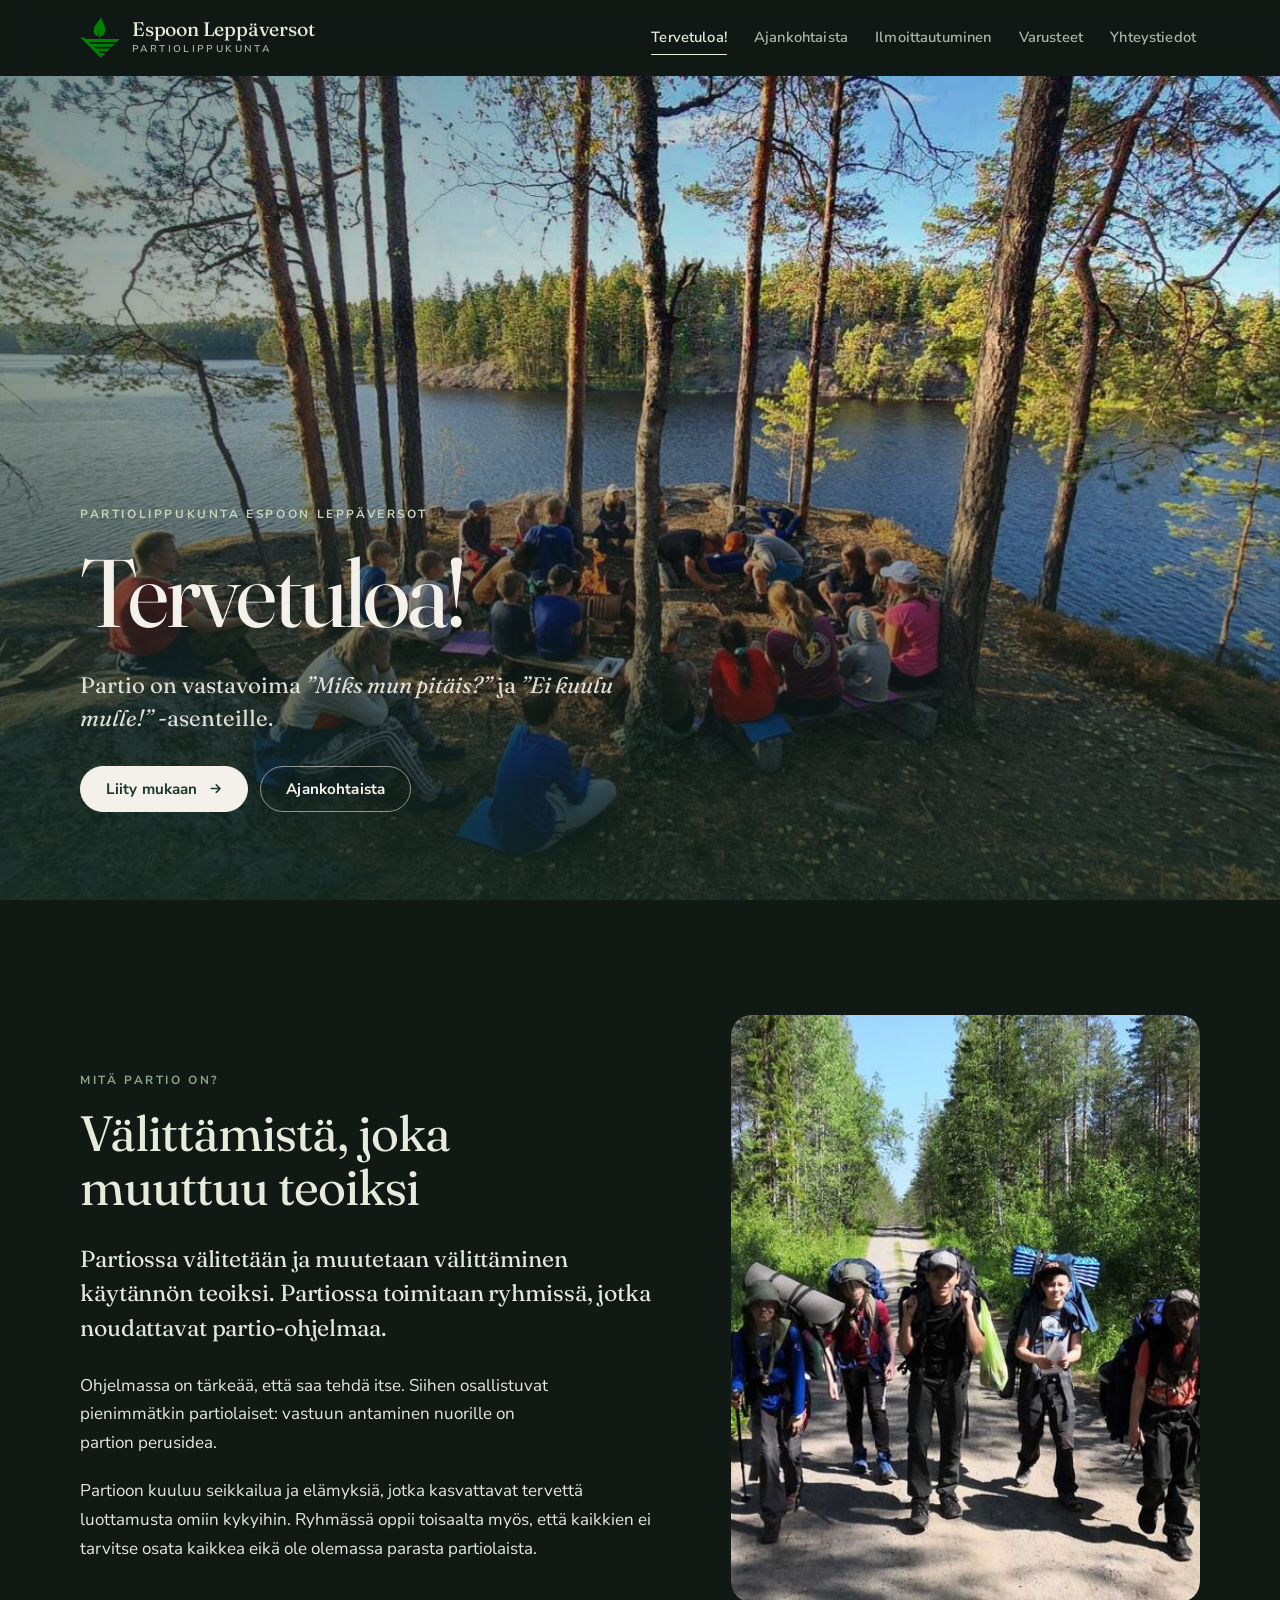
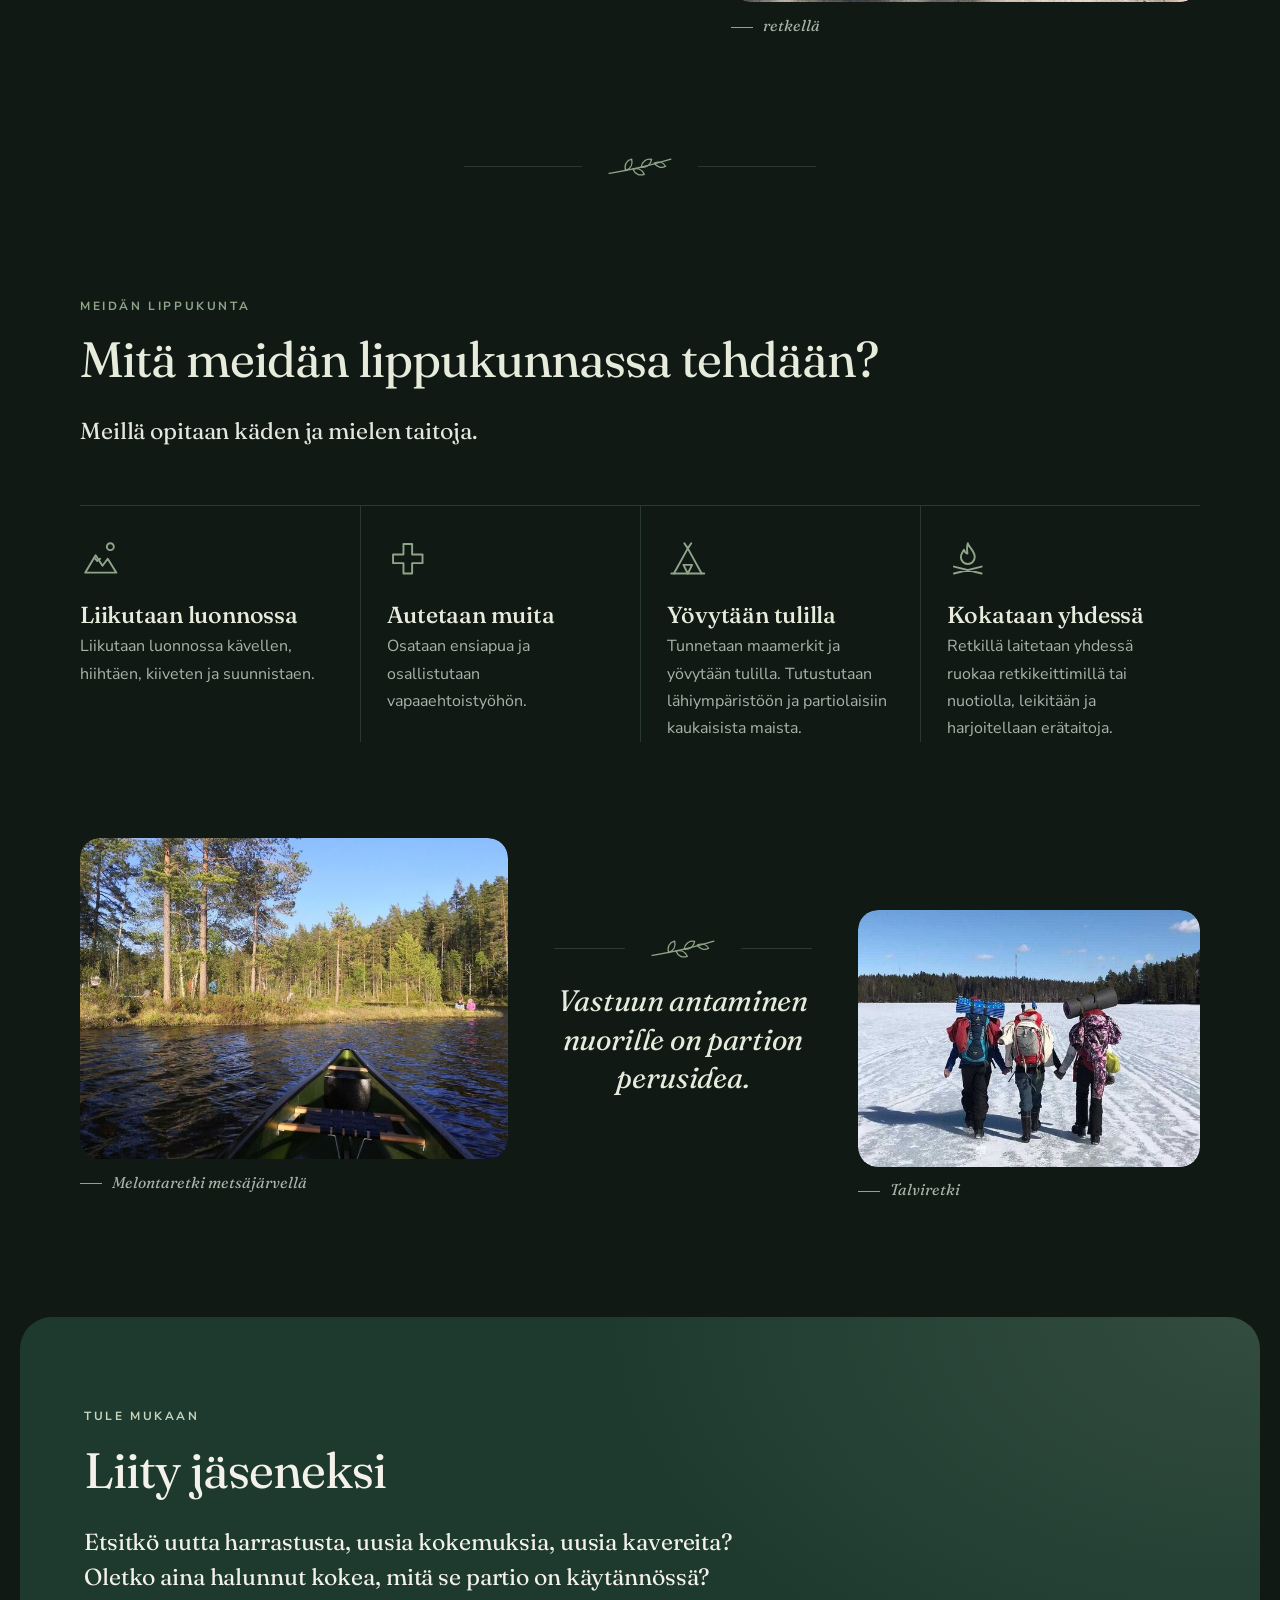
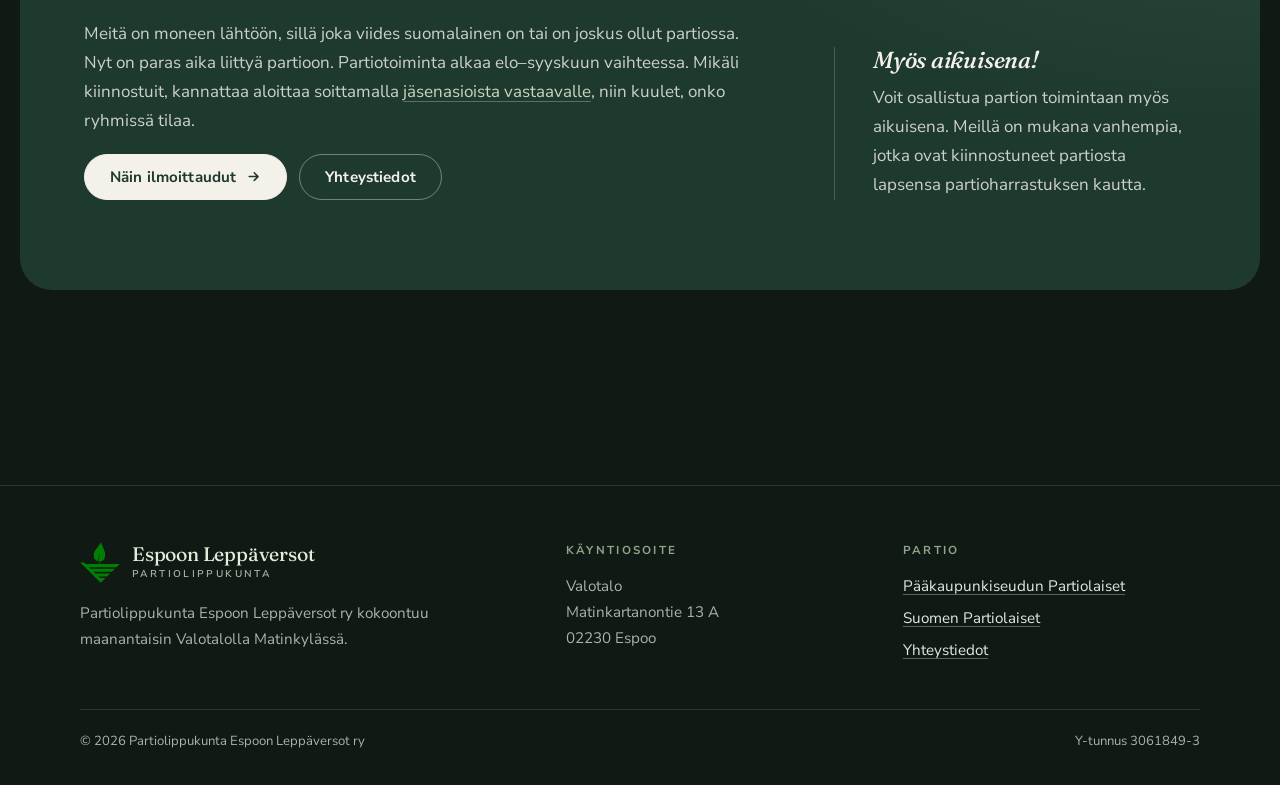
<file: index.html>
<!doctype html>
<html lang="fi">
<head>
  <meta charset="utf-8">
  <meta name="viewport" content="width=device-width, initial-scale=1">
  <title>Espoon Leppäversot</title>
  <meta name="description" content="Partiolippukunta Espoon Leppäversot ry – partiota lapsille, nuorille ja aikuisille Matinkylässä, Espoossa.">
  <meta name="theme-color" content="#111915">
  <meta property="og:title" content="Espoon Leppäversot">
  <meta property="og:description" content="Partiolippukunta Espoon Leppäversot ry – partiota lapsille, nuorille ja aikuisille Matinkylässä, Espoossa.">
  <meta property="og:image" content="assets/img/nuotio.jpg">
  <meta property="og:locale" content="fi_FI">
  <link rel="icon" href="assets/img/favicon.svg" type="image/svg+xml">
  <link rel="preload" href="assets/fonts/fraunces.woff2" as="font" type="font/woff2" crossorigin>
  <link rel="preload" href="assets/fonts/nunito-sans.woff2" as="font" type="font/woff2" crossorigin>
  <link rel="stylesheet" href="assets/css/style.css">
  <script>document.documentElement.classList.add("js");</script>
  <script src="assets/js/main.js" defer></script>
</head>
<body data-page="home">
  <script src="assets/js/layout.js" data-part="header"></script>

  <main id="main">
    <section class="hero" style="--focus: center 60%">
      <div class="hero__frame">
        <img class="hero__bg" src="assets/img/nuotio.jpg" srcset="assets/img/nuotio-800.jpg 800w, assets/img/nuotio.jpg 1600w" sizes="100vw" alt="Partiolaiset istuvat nuotion ympärillä männikössä järven rannalla iltavalossa" fetchpriority="high">
        <div class="hero__content">
          <p class="kicker">Partiolippukunta Espoon Leppäversot</p>
          <h1>Tervetuloa!</h1>
          <p class="hero__tagline">Partio on vastavoima <q>Miks mun pitäis?</q> ja <q>Ei kuulu mulle!</q> -asenteille.</p>
        <div class="actions">
          <a class="btn" href="ilmoittaudu/">Liity mukaan <svg viewBox="0 0 24 24" fill="none" stroke="currentColor" stroke-width="2.4" stroke-linecap="round" stroke-linejoin="round" aria-hidden="true"><path d="M5 12h14M13 6l6 6-6 6"/></svg></a>
          <a class="btn btn--light" href="ajankohtaista/">Ajankohtaista</a>
        </div>
        </div>
      </div>
    </section>

    <section class="section intro">
      <div class="wrap split">
        <div class="reveal">
          <p class="kicker">Mitä partio on?</p>
          <h2>Välittämistä, joka muuttuu teoiksi</h2>
          <p class="lead">Partiossa välitetään ja muutetaan välittäminen käytännön teoiksi. Partiossa toimitaan ryhmissä, jotka noudattavat partio-ohjelmaa.</p>
          <p>Ohjelmassa on tärkeää, että saa tehdä itse. Siihen osallistuvat pienimmätkin partiolaiset: vastuun antaminen nuorille on partion perusidea.</p>
          <p>Partioon kuuluu seikkailua ja elämyksiä, jotka kasvattavat tervettä luottamusta omiin kykyihin. Ryhmässä oppii toisaalta myös, että kaikkien ei tarvitse osata kaikkea eikä ole olemassa parasta partiolaista.</p>
        </div>
        <figure class="photo reveal">
            <button type="button" data-lightbox="assets/img/vaellus.jpg" aria-label="Suurenna kuva: Vaelluksella">
              <img src="assets/img/vaellus-800.jpg" alt="Viisi partiolaista rinkat selässä metsätiellä aurinkoisena kesäpäivänä" width="800" height="552" loading="lazy" decoding="async">
            </button>
            <figcaption>retkellä</figcaption>
          </figure>
      </div>
    </section>

    <div class="ornament" aria-hidden="true"><svg viewBox="0 0 64 24" fill="none" stroke="currentColor" stroke-width="1.1" stroke-linecap="round" stroke-linejoin="round"><path d="M6 18c12-2 26-4 52-12"/><path d="M20 15.6c-1.6-4.6.6-8.6 5-9.6 1 4.4-1 8.2-5 9.6z"/><path d="M33 12.8c.6-4.8 4.4-7.4 8.8-6.6-.8 4.4-4.2 7-8.8 6.6z"/><path d="M26 14.4c1.8 4.4 5.8 5.8 9.6 4.4-1.8-4-5.6-5.6-9.6-4.4z"/><path d="M44 9.4c2.4 3.8 6.4 4.4 9.6 2.6-2.2-3.4-6-4.4-9.6-2.6z"/></svg></div>
    <section class="section" aria-labelledby="mita-tehdaan">
      <div class="wrap">
        <div class="reveal">
          <p class="kicker">Meidän lippukunta</p>
          <h2 id="mita-tehdaan">Mitä meidän lippukunnassa tehdään?</h2>
          <p class="lead">Meillä opitaan käden ja mielen taitoja.</p>
        </div>
        <div class="features">
          <article class="feature reveal">
            <div class="icon" aria-hidden="true"><svg viewBox="0 0 24 24"><path d="M3 20l6-10 4 6 3-4 5 8z"/><path d="M8.2 11.3l1.8 2 1.6-1.3"/><circle cx="17.5" cy="5" r="2"/></svg></div>
            <h3>Liikutaan luonnossa</h3>
            <p>Liikutaan luonnossa kävellen, hiihtäen, kiiveten ja suunnistaen.</p>
          </article>
          <article class="feature reveal" style="--delay: .08s">
            <div class="icon" aria-hidden="true"><svg viewBox="0 0 24 24"><path d="M9.5 3.5h5v6h6v5h-6v6h-5v-6h-6v-5h6z"/></svg></div>
            <h3>Autetaan muita</h3>
            <p>Osataan ensiapua ja osallistutaan vapaaehtoistyöhön.</p>
          </article>
          <article class="feature reveal" style="--delay: .16s">
            <div class="icon" aria-hidden="true"><svg viewBox="0 0 24 24"><path d="M2.5 20.5h19"/><path d="M4 20.5L12 6l8 14.5"/><path d="M12 6l-2-3M12 6l2-3"/><path d="M12 20.5l-2.5-5h5z"/></svg></div>
            <h3>Yövytään tulilla</h3>
            <p>Tunnetaan maamerkit ja yövytään tulilla. Tutustutaan lähiympäristöön ja partiolaisiin kaukaisista maista.</p>
          </article>
          <article class="feature reveal" style="--delay: .24s">
            <div class="icon" aria-hidden="true"><svg viewBox="0 0 24 24"><path d="M12 3c1 3 4 4.5 4 8a4 4 0 0 1-8 0c0-2 1.2-3 1.8-4.2.4 1.4 1 2 2 2.2C11.5 7 11.3 5 12 3z"/><path d="M4 20.5l16-4M4 16.5l16 4"/></svg></div>
            <h3>Kokataan yhdessä</h3>
            <p>Retkillä laitetaan yhdessä ruokaa retkikeittimillä tai nuotiolla, leikitään ja harjoitellaan erätaitoja.</p>
          </article>
        </div>

        <div class="gallery" aria-label="Kuvia retkiltä">
          <figure class="photo reveal">
            <button type="button" data-lightbox="assets/img/kanootti.jpg" aria-label="Suurenna kuva: Melontaretki metsäjärvellä">
              <img src="assets/img/kanootti-800.jpg" alt="Kanootin keula tummalla metsäjärvellä, rannalla partiolaisia männikössä" width="800" height="536" loading="lazy" decoding="async">
            </button>
            <figcaption>Melontaretki metsäjärvellä</figcaption>
          </figure>
          <blockquote class="quote reveal"><div class="ornament" aria-hidden="true"><svg viewBox="0 0 64 24" fill="none" stroke="currentColor" stroke-width="1.1" stroke-linecap="round" stroke-linejoin="round"><path d="M6 18c12-2 26-4 52-12"/><path d="M20 15.6c-1.6-4.6.6-8.6 5-9.6 1 4.4-1 8.2-5 9.6z"/><path d="M33 12.8c.6-4.8 4.4-7.4 8.8-6.6-.8 4.4-4.2 7-8.8 6.6z"/><path d="M26 14.4c1.8 4.4 5.8 5.8 9.6 4.4-1.8-4-5.6-5.6-9.6-4.4z"/><path d="M44 9.4c2.4 3.8 6.4 4.4 9.6 2.6-2.2-3.4-6-4.4-9.6-2.6z"/></svg></div><p>Vastuun antaminen nuorille on partion perusidea.</p></blockquote>
          <figure class="photo reveal">
            <button type="button" data-lightbox="assets/img/jaalla.jpg" aria-label="Suurenna kuva: Talviretki järven jäällä">
              <img src="assets/img/jaalla-800.jpg" alt="Kolme partiolaista kävelee käsi kädessä jäätyneellä järvellä makuualustat rinkoissa" width="800" height="433" loading="lazy" decoding="async">
            </button>
            <figcaption>Talviretki</figcaption>
          </figure>
        </div>
      </div>
    </section>

    <section class="section section--band" aria-labelledby="liity">
      <div class="wrap band join">
        <div class="reveal">
          <p class="kicker">Tule mukaan</p>
          <h2 id="liity">Liity jäseneksi</h2>
          <p class="lead">Etsitkö uutta harrastusta, uusia kokemuksia, uusia kavereita? Oletko aina halunnut kokea, mitä se partio on käytännössä?</p>
          <p>Meitä on moneen lähtöön, sillä joka viides suomalainen on tai on joskus ollut partiossa. Nyt on paras aika liittyä partioon. Partiotoiminta alkaa elo–syyskuun vaihteessa. Mikäli kiinnostuit, kannattaa aloittaa soittamalla <a href="yhteystiedot/">jäsenasioista vastaavalle</a>, niin kuulet, onko ryhmissä tilaa.</p>
          <div class="actions">
            <a class="btn" href="ilmoittaudu/">Näin ilmoittaudut <svg viewBox="0 0 24 24" fill="none" stroke="currentColor" stroke-width="2.4" stroke-linecap="round" stroke-linejoin="round" aria-hidden="true"><path d="M5 12h14M13 6l6 6-6 6"/></svg></a>
            <a class="btn btn--ghost" href="yhteystiedot/">Yhteystiedot</a>
          </div>
        </div>
        <aside class="join__aside reveal" style="--delay: .12s">
          <h3>Myös aikuisena!</h3>
          <p>Voit osallistua partion toimintaan myös aikuisena. Meillä on mukana vanhempia, jotka ovat kiinnostuneet partiosta lapsensa partioharrastuksen kautta.</p>
        </aside>
      </div>
    </section>

  </main>

  <script src="assets/js/layout.js" data-part="footer"></script>
</body>
</html>
</file>
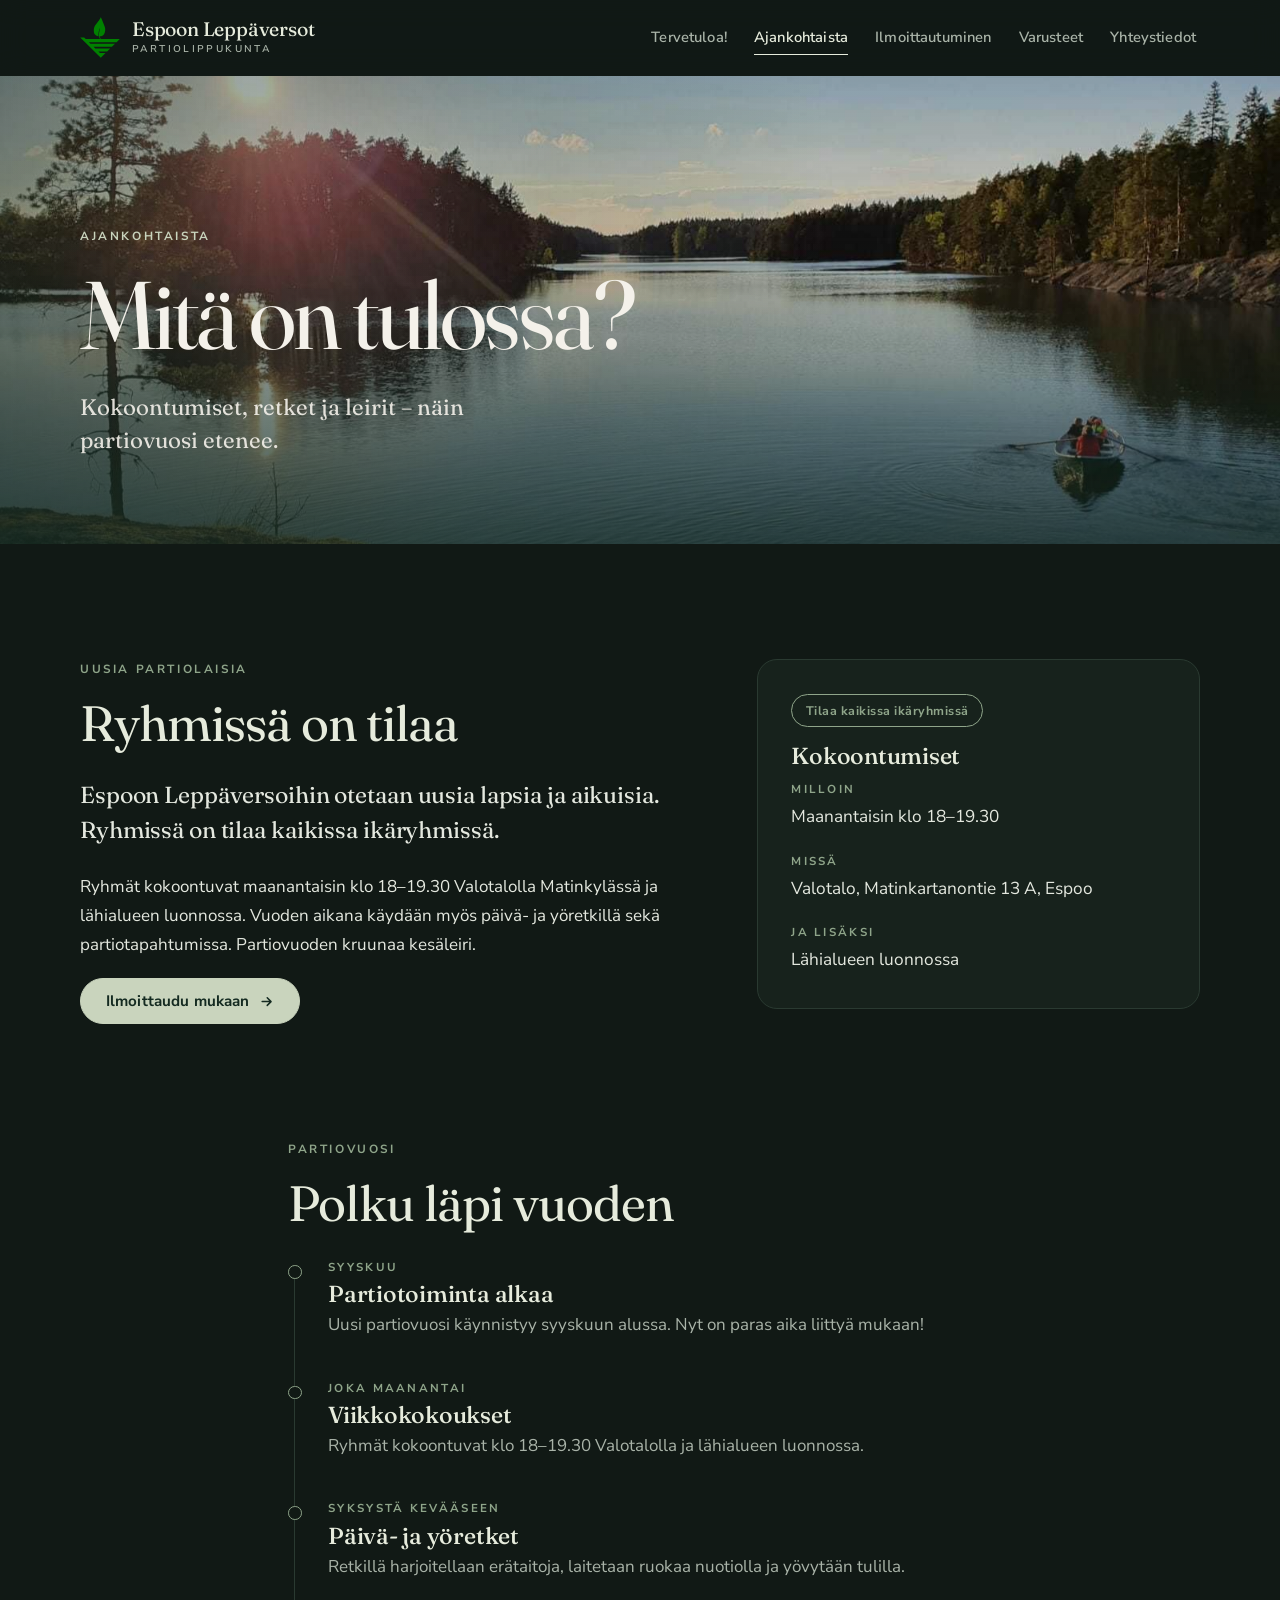
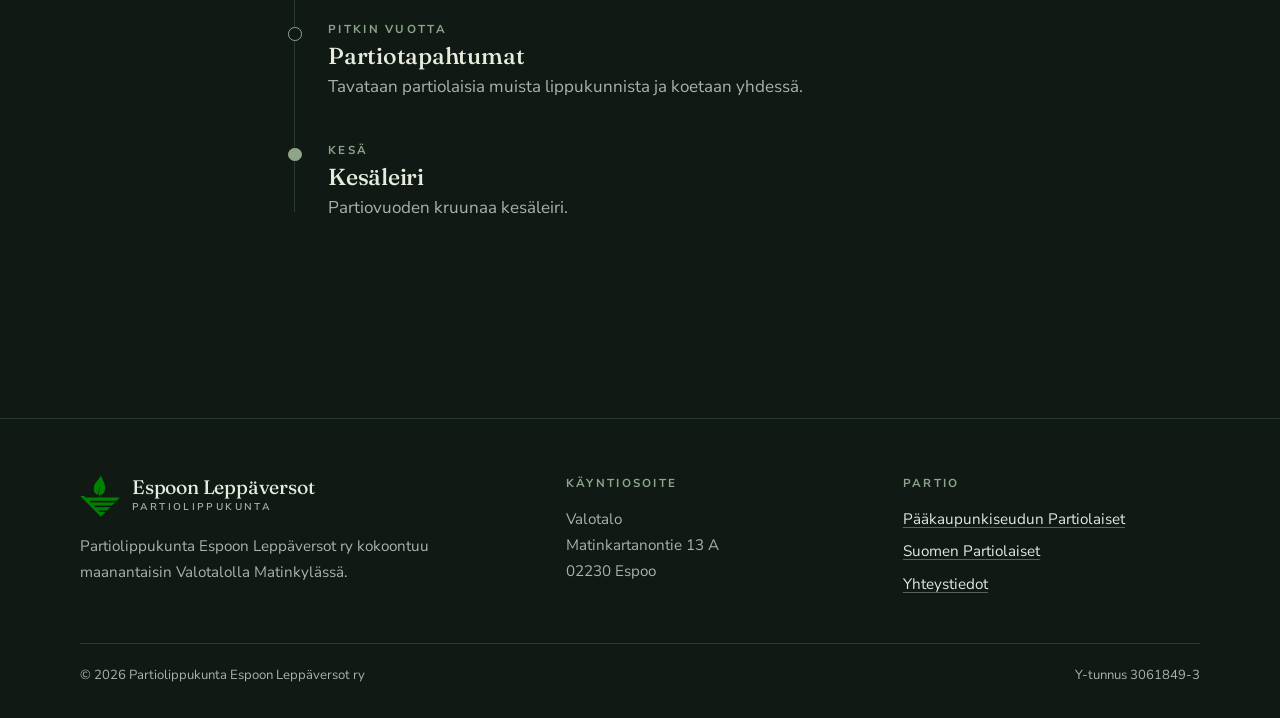
<file: ajankohtaista/index.html>
<!doctype html>
<html lang="fi">
<head>
  <meta charset="utf-8">
  <meta name="viewport" content="width=device-width, initial-scale=1">
  <title>Ajankohtaista – Espoon Leppäversot</title>
  <meta name="description" content="Espoon Leppäversot kokoontuu maanantaisin klo 18–19.30 Valotalolla Matinkylässä. Ryhmissä on tilaa kaikissa ikäryhmissä.">
  <meta name="theme-color" content="#111915">
  <meta property="og:title" content="Ajankohtaista – Espoon Leppäversot">
  <meta property="og:description" content="Espoon Leppäversot kokoontuu maanantaisin klo 18–19.30 Valotalolla Matinkylässä. Ryhmissä on tilaa kaikissa ikäryhmissä.">
  <meta property="og:image" content="../assets/img/jarvi.jpg">
  <meta property="og:locale" content="fi_FI">
  <link rel="icon" href="../assets/img/favicon.svg" type="image/svg+xml">
  <link rel="preload" href="../assets/fonts/fraunces.woff2" as="font" type="font/woff2" crossorigin>
  <link rel="preload" href="../assets/fonts/nunito-sans.woff2" as="font" type="font/woff2" crossorigin>
  <link rel="stylesheet" href="../assets/css/style.css">
  <script>document.documentElement.classList.add("js");</script>
  <script src="../assets/js/main.js" defer></script>
</head>
<body data-page="ajankohtaista">
  <script src="../assets/js/layout.js" data-part="header"></script>

  <main id="main">
    <section class="hero hero--page" style="--focus: center 40%">
      <div class="hero__frame">
        <img class="hero__bg" src="../assets/img/jarvi.jpg" srcset="../assets/img/jarvi-800.jpg 800w, ../assets/img/jarvi.jpg 1600w" sizes="100vw" alt="Aurinko laskee metsäjärven ylle, partiolaiset soutavat veneellä" fetchpriority="high">
        <div class="hero__content">
          <p class="kicker">Ajankohtaista</p>
          <h1>Mitä on tulossa?</h1>
          <p class="hero__tagline">Kokoontumiset, retket ja leirit – näin partiovuosi etenee.</p>
        </div>
      </div>
    </section>

    <section class="section">
      <div class="wrap meet">
        <div class="reveal">
          <p class="kicker">Uusia partiolaisia</p>
          <h2>Ryhmissä on tilaa</h2>
          <p class="lead">Espoon Leppäversoihin otetaan uusia lapsia ja aikuisia. Ryhmissä on tilaa kaikissa ikäryhmissä.</p>
          <p>Ryhmät kokoontuvat maanantaisin klo 18–19.30 Valotalolla Matinkylässä ja lähialueen luonnossa. Vuoden aikana käydään myös päivä- ja yöretkillä sekä partiotapahtumissa. Partiovuoden kruunaa kesäleiri.</p>
          <div class="actions">
            <a class="btn" href="../ilmoittaudu/">Ilmoittaudu mukaan <svg viewBox="0 0 24 24" fill="none" stroke="currentColor" stroke-width="2.4" stroke-linecap="round" stroke-linejoin="round" aria-hidden="true"><path d="M5 12h14M13 6l6 6-6 6"/></svg></a>
          </div>
        </div>
        <aside class="card reveal" style="--delay: .1s" aria-labelledby="kokoontumiset">
          <span class="badge">Tilaa kaikissa ikäryhmissä</span>
          <h3 id="kokoontumiset" style="margin-top: 1rem">Kokoontumiset</h3>
          <dl class="info">
            <div><dt>Milloin</dt><dd>Maanantaisin klo 18–19.30</dd></div>
            <div><dt>Missä</dt><dd>Valotalo, Matinkartanontie 13 A, Espoo</dd></div>
            <div><dt>Ja lisäksi</dt><dd>Lähialueen luonnossa</dd></div>
          </dl>
        </aside>
      </div>
    </section>

    <section class="section" style="padding-top: 0" aria-labelledby="partiovuosi">
      <div class="wrap wrap--narrow">
        <div class="reveal">
          <p class="kicker">Partiovuosi</p>
          <h2 id="partiovuosi">Polku läpi vuoden</h2>
        </div>
        <!--
          Ajankohtaisia tapahtumia voi lisätä tähän listaan kopioimalla <li>-elementin.
          Päivämäärälliseen tapahtumaan käytä esim.:
            <li><time datetime="2026-11-14">La 14.11.</time><h3>Yöretki</h3><p>Lisätietoa…</p></li>
        -->
        <ol class="trail">
          <li class="reveal"><span class="when">Syyskuu</span><h3>Partiotoiminta alkaa</h3><p>Uusi partiovuosi käynnistyy syyskuun alussa. Nyt on paras aika liittyä mukaan!</p></li>
          <li class="reveal"><span class="when">Joka maanantai</span><h3>Viikkokokoukset</h3><p>Ryhmät kokoontuvat klo 18–19.30 Valotalolla ja lähialueen luonnossa.</p></li>
          <li class="reveal"><span class="when">Syksystä kevääseen</span><h3>Päivä- ja yöretket</h3><p>Retkillä harjoitellaan erätaitoja, laitetaan ruokaa nuotiolla ja yövytään tulilla.</p></li>
          <li class="reveal"><span class="when">Pitkin vuotta</span><h3>Partiotapahtumat</h3><p>Tavataan partiolaisia muista lippukunnista ja koetaan yhdessä.</p></li>
          <li class="reveal"><span class="when">Kesä</span><h3>Kesäleiri</h3><p>Partiovuoden kruunaa kesäleiri.</p></li>
        </ol>
      </div>
    </section>

  </main>

  <script src="../assets/js/layout.js" data-part="footer"></script>
</body>
</html>
</file>
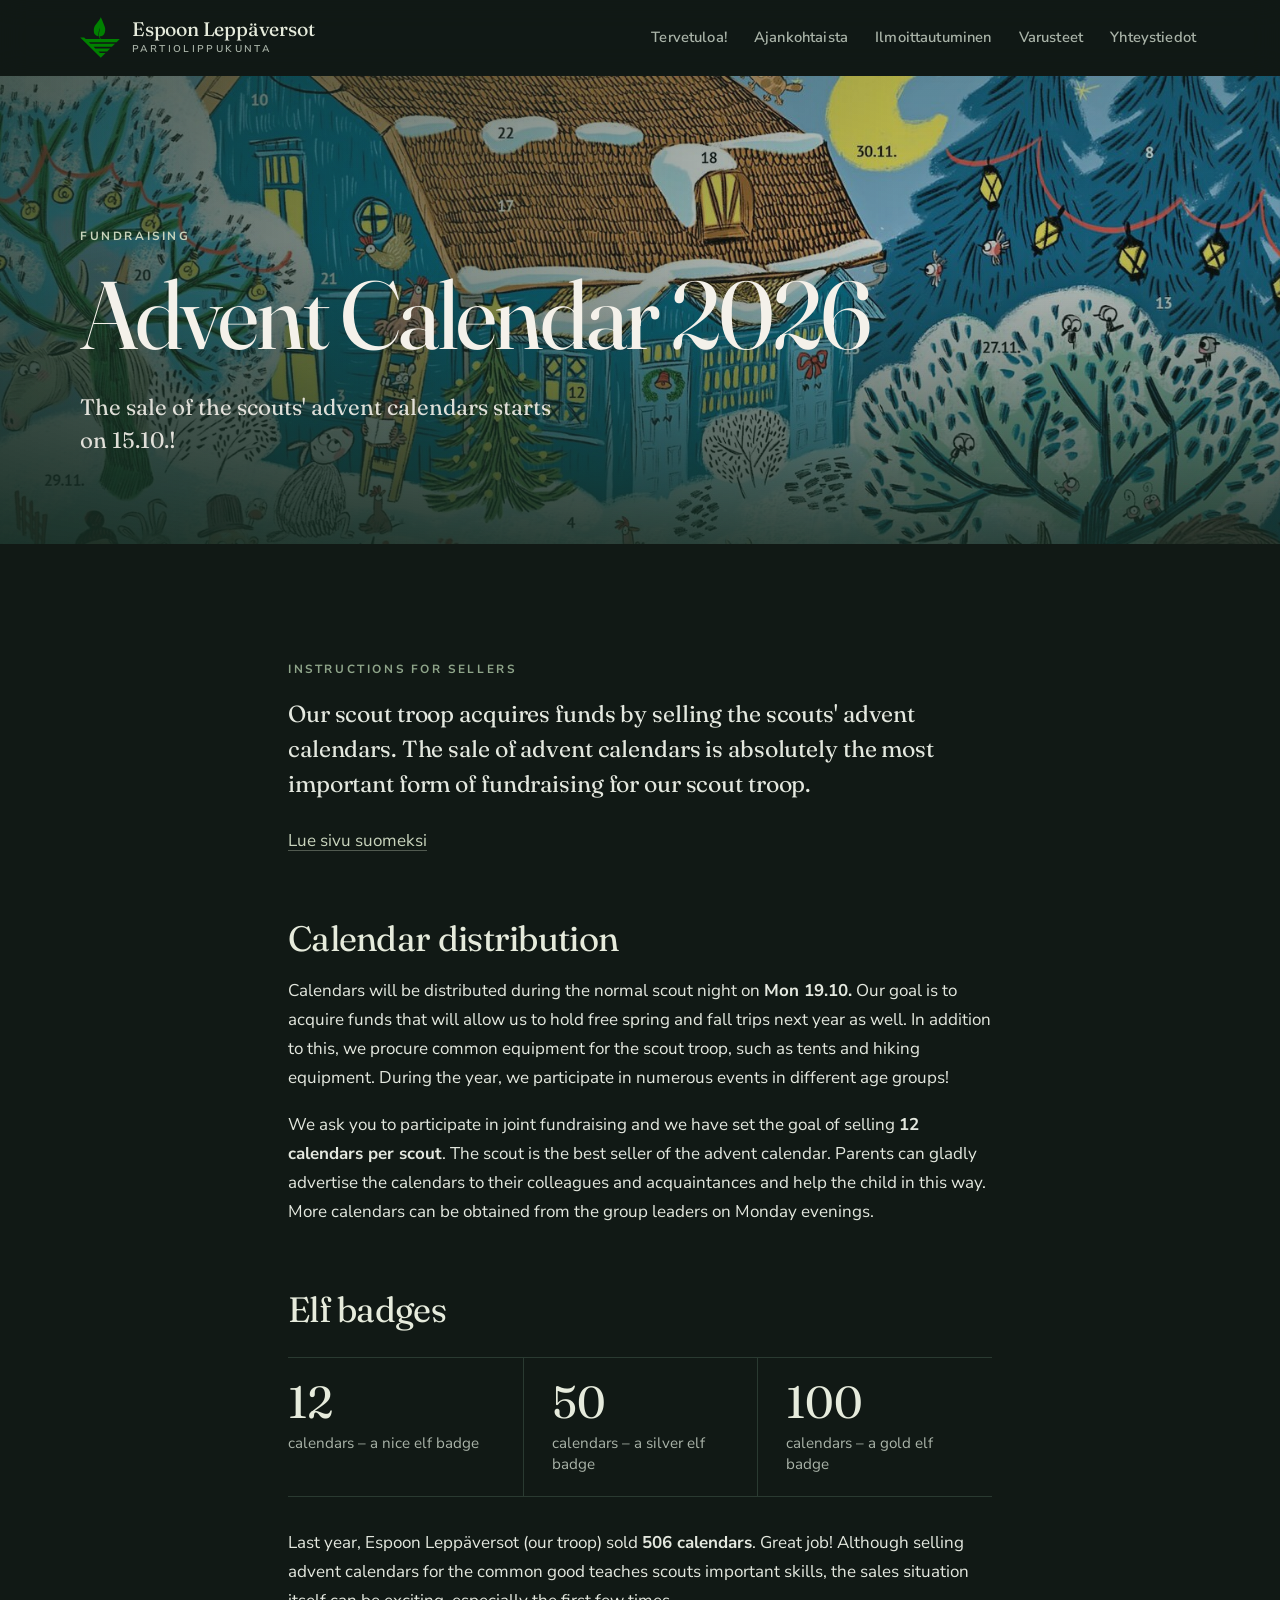
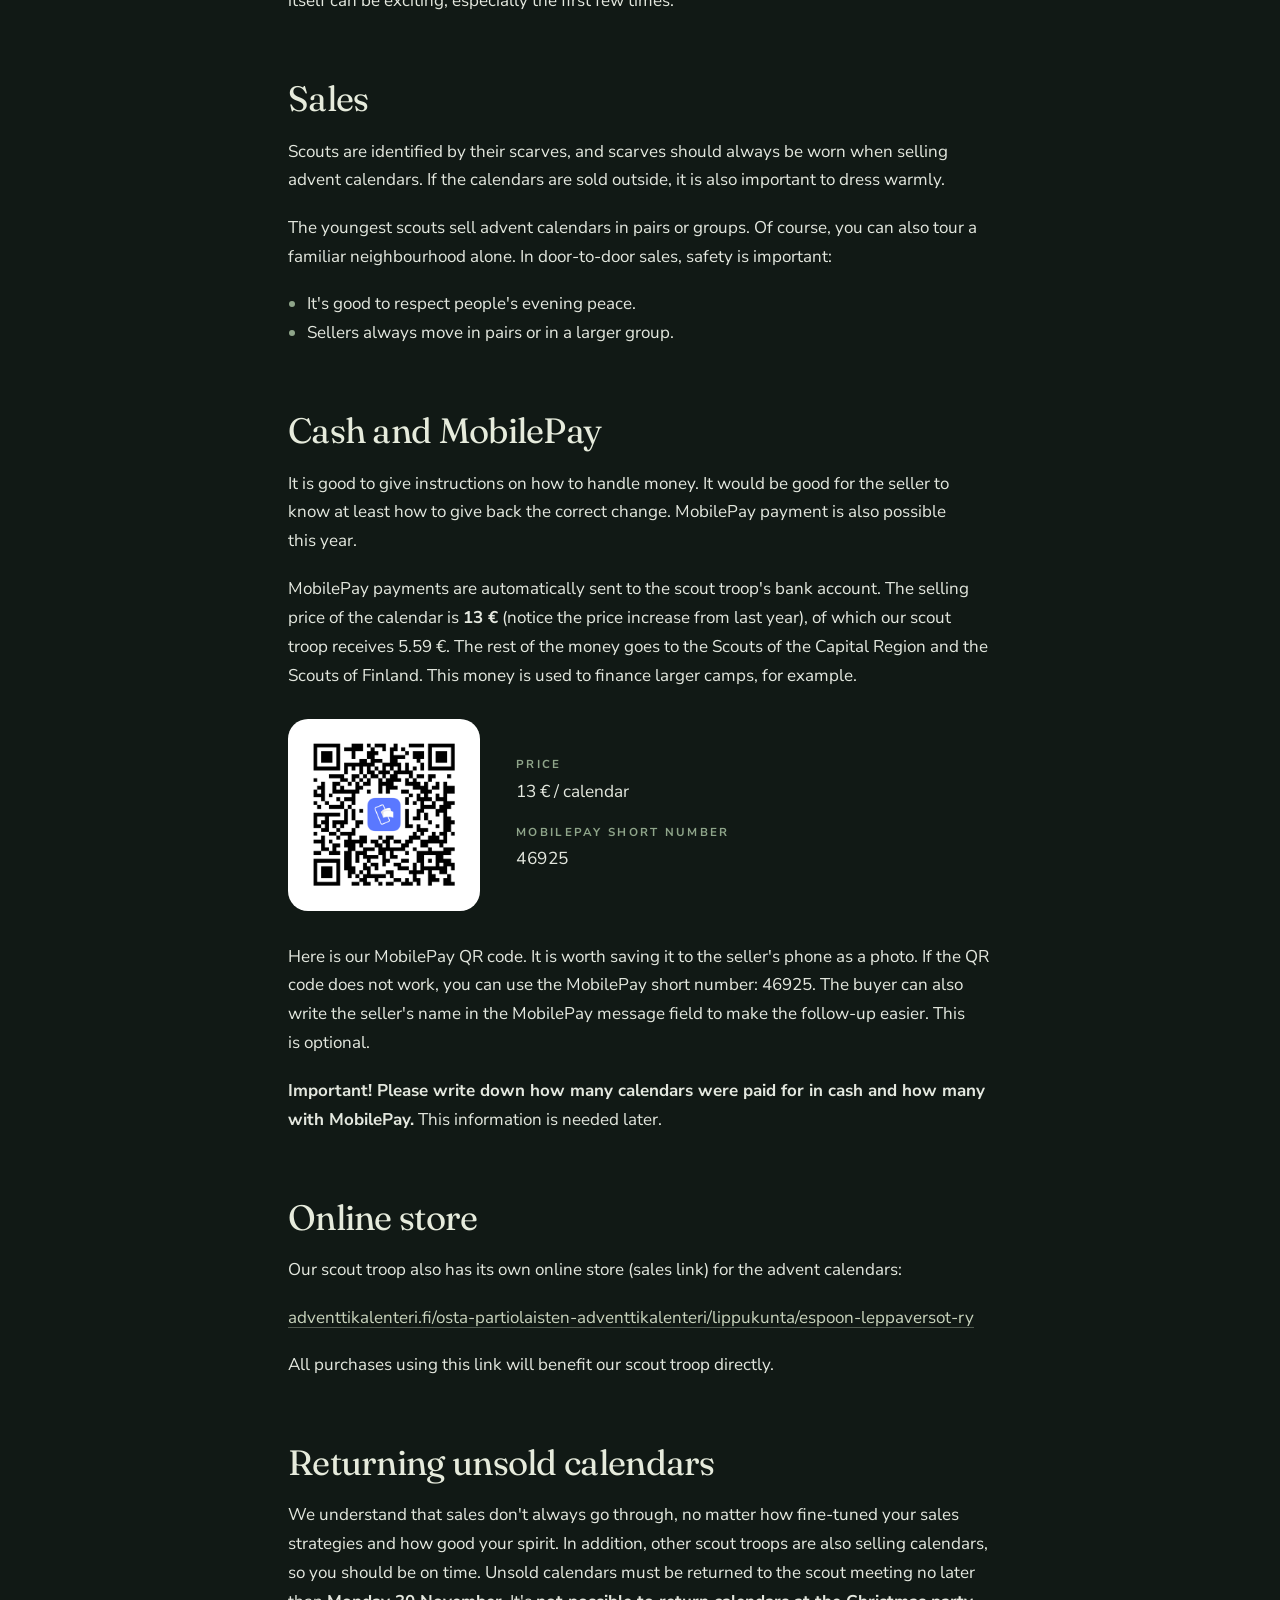
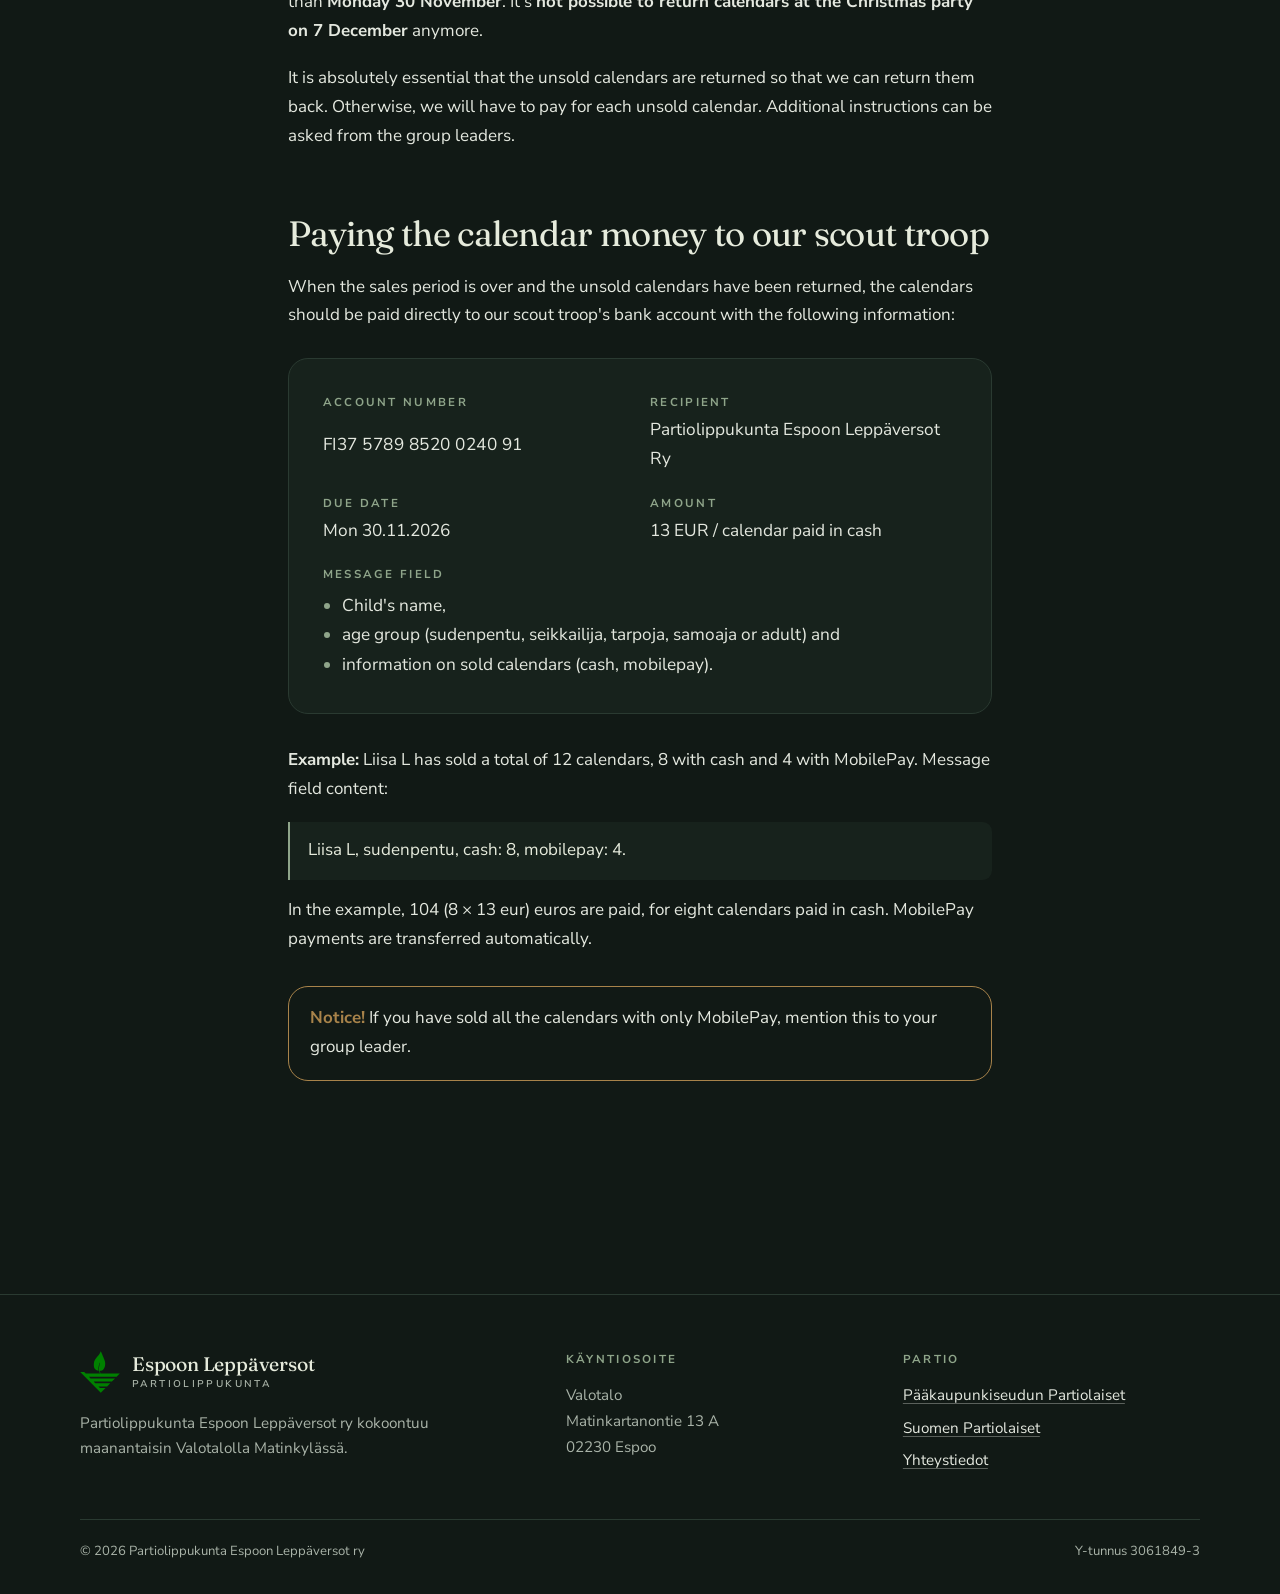
<file: calendar/index.html>
<!doctype html>
<html lang="en">
<head>
  <meta charset="utf-8">
  <meta name="viewport" content="width=device-width, initial-scale=1">
  <title>Advent Calendar 2026 – Espoon Leppäversot</title>
  <meta name="description" content="Selling the scouts' advent calendars 2026: distribution, elf badges, MobilePay, returning unsold calendars and paying the calendar money to the troop.">
  <meta name="theme-color" content="#111915">
  <meta property="og:title" content="Advent Calendar 2026 – Espoon Leppäversot">
  <meta property="og:description" content="Selling the scouts' advent calendars 2026: distribution, elf badges, MobilePay, returning unsold calendars and paying the calendar money to the troop.">
  <meta property="og:image" content="../assets/img/joulu.jpg">
  <meta property="og:locale" content="en_GB">
  <link rel="alternate" hreflang="fi" href="../kalenteri/">
  <link rel="alternate" hreflang="en" href="../calendar/">
  <link rel="icon" href="../assets/img/favicon.svg" type="image/svg+xml">
  <link rel="preload" href="../assets/fonts/fraunces.woff2" as="font" type="font/woff2" crossorigin>
  <link rel="preload" href="../assets/fonts/nunito-sans.woff2" as="font" type="font/woff2" crossorigin>
  <link rel="stylesheet" href="../assets/css/style.css">
  <script>document.documentElement.classList.add("js");</script>
  <script src="../assets/js/main.js" defer></script>
</head>
<body data-page="calendar">
  <script src="../assets/js/layout.js" data-part="header"></script>

  <main id="main">
    <section class="hero hero--page hero--illustration" style="--focus: 45% center">
      <div class="hero__frame">
        <img class="hero__bg" src="../assets/img/joulu.jpg" srcset="../assets/img/joulu-800.jpg 800w, ../assets/img/joulu.jpg 1600w" sizes="100vw" alt="Illustrated winter Christmas scene: a snow-covered blue house, a Christmas tree and festive lights in the moonlight" fetchpriority="high">
        <div class="hero__content">
          <p class="kicker">Fundraising</p>
          <h1>Advent Calendar 2026</h1>
          <p class="hero__tagline">The sale of the scouts' advent calendars starts on 15.10.!</p>
        </div>
      </div>
    </section>

    <section class="section">
      <div class="wrap wrap--narrow guide">
        <div class="reveal">
          <p class="kicker">Instructions for sellers</p>
          <p class="lead">Our scout troop acquires funds by selling the scouts' advent calendars. The sale of advent calendars is absolutely the most important form of fundraising for our scout troop.</p>
          <p lang="fi"><a href="../kalenteri/">Lue sivu suomeksi</a></p>
        </div>

        <div class="reveal">
          <h2>Calendar distribution</h2>
          <p>Calendars will be distributed during the normal scout night on <strong>Mon 19.10.</strong> Our goal is to acquire funds that will allow us to hold free spring and fall trips next year as well. In addition to this, we procure common equipment for the scout troop, such as tents and hiking equipment. During the year, we participate in numerous events in different age groups!</p>
          <p>We ask you to participate in joint fundraising and we have set the goal of selling <strong>12 calendars per scout</strong>. The scout is the best seller of the advent calendar. Parents can gladly advertise the calendars to their colleagues and acquaintances and help the child in this way. More calendars can be obtained from the group leaders on Monday evenings.</p>
        </div>

        <div class="reveal">
          <h2>Elf badges</h2>
          <div class="tiers">
            <div><strong>12</strong><span>calendars – a nice elf badge</span></div>
            <div><strong>50</strong><span>calendars – a silver elf badge</span></div>
            <div><strong>100</strong><span>calendars – a gold elf badge</span></div>
          </div>
          <p>Last year, Espoon Leppäversot (our troop) sold <strong>506 calendars</strong>. Great job! Although selling advent calendars for the common good teaches scouts important skills, the sales situation itself can be exciting, especially the first few times.</p>
        </div>

        <div class="reveal">
          <h2>Sales</h2>
          <p>Scouts are identified by their scarves, and scarves should always be worn when selling advent calendars. If the calendars are sold outside, it is also important to dress warmly.</p>
          <p>The youngest scouts sell advent calendars in pairs or groups. Of course, you can also tour a familiar neighbourhood alone. In door-to-door sales, safety is important:</p>
          <ul>
            <li>It's good to respect people's evening peace.</li>
            <li>Sellers always move in pairs or in a larger group.</li>
          </ul>
        </div>

        <div class="reveal">
          <h2>Cash and MobilePay</h2>
          <p>It is good to give instructions on how to handle money. It would be good for the seller to know at least how to give back the correct change. MobilePay payment is also possible this year.</p>
          <p>MobilePay payments are automatically sent to the scout troop's bank account. The selling price of the calendar is <strong>13 €</strong> (notice the price increase from last year), of which our scout troop receives 5.59 €. The rest of the money goes to the Scouts of the Capital Region and the Scouts of Finland. This money is used to finance larger camps, for example.</p>
          <div class="mobilepay">
            <img src="../assets/img/mobilepay-qr.png" alt="MobilePay QR code of Espoon Leppäversot" width="480" height="480" loading="lazy" decoding="async">
            <dl class="info">
              <div><dt>Price</dt><dd>13 € / calendar</dd></div>
              <div><dt>MobilePay short number</dt><dd class="mono">46925</dd></div>
            </dl>
          </div>
          <p>Here is our MobilePay QR code. It is worth saving it to the seller's phone as a photo. If the QR code does not work, you can use the MobilePay short number: 46925. The buyer can also write the seller's name in the MobilePay message field to make the follow-up easier. This is optional.</p>
          <p><strong>Important! Please write down how many calendars were paid for in cash and how many with MobilePay.</strong> This information is needed later.</p>
        </div>

        <div class="reveal">
          <h2>Online store</h2>
          <p>Our scout troop also has its own online store (sales link) for the advent calendars:</p>
          <p class="break-all"><a href="https://www.adventtikalenteri.fi/osta-partiolaisten-adventtikalenteri/lippukunta/espoon-leppaversot-ry/">adventtikalenteri.fi/osta-partiolaisten-adventtikalenteri/lippukunta/espoon-leppaversot-ry</a></p>
          <p>All purchases using this link will benefit our scout troop directly.</p>
        </div>

        <div class="reveal">
          <h2>Returning unsold calendars</h2>
          <p>We understand that sales don't always go through, no matter how fine-tuned your sales strategies and how good your spirit. In addition, other scout troops are also selling calendars, so you should be on time. Unsold calendars must be returned to the scout meeting no later than <strong>Monday 30 November</strong>. It's <strong>not possible to return calendars at the Christmas party on 7 December</strong> anymore.</p>
          <p>It is absolutely essential that the unsold calendars are returned so that we can return them back. Otherwise, we will have to pay for each unsold calendar. Additional instructions can be asked from the group leaders.</p>
        </div>

        <div class="reveal">
          <h2>Paying the calendar money to our scout troop</h2>
          <p>When the sales period is over and the unsold calendars have been returned, the calendars should be paid directly to our scout troop's bank account with the following information:</p>
          <div class="card pay">
            <dl class="info">
              <div><dt>Account number</dt><dd class="mono">FI37 5789 8520 0240 91</dd></div>
              <div><dt>Recipient</dt><dd>Partiolippukunta Espoon Leppäversot Ry</dd></div>
              <div><dt>Due date</dt><dd>Mon 30.11.2026</dd></div>
              <div><dt>Amount</dt><dd>13 EUR / calendar paid in cash</dd></div>
              <div style="grid-column: 1 / -1"><dt>Message field</dt><dd>
                <ul>
                  <li>Child's name,</li>
                  <li>age group (sudenpentu, seikkailija, tarpoja, samoaja or adult) and</li>
                  <li>information on sold calendars (cash, mobilepay).</li>
                </ul>
              </dd></div>
            </dl>
          </div>
          <p><strong>Example:</strong> Liisa L has sold a total of 12 calendars, 8 with cash and 4 with MobilePay. Message field content:</p>
          <p class="message">Liisa L, sudenpentu, cash: 8, mobilepay: 4.</p>
          <p>In the example, 104 (8 × 13 eur) euros are paid, for eight calendars paid in cash. MobilePay payments are transferred automatically.</p>
          <p class="note"><strong>Notice!</strong> If you have sold all the calendars with only MobilePay, mention this to your group leader.</p>
        </div>
      </div>
    </section>

  </main>

  <script src="../assets/js/layout.js" data-part="footer"></script>
</body>
</html>
</file>
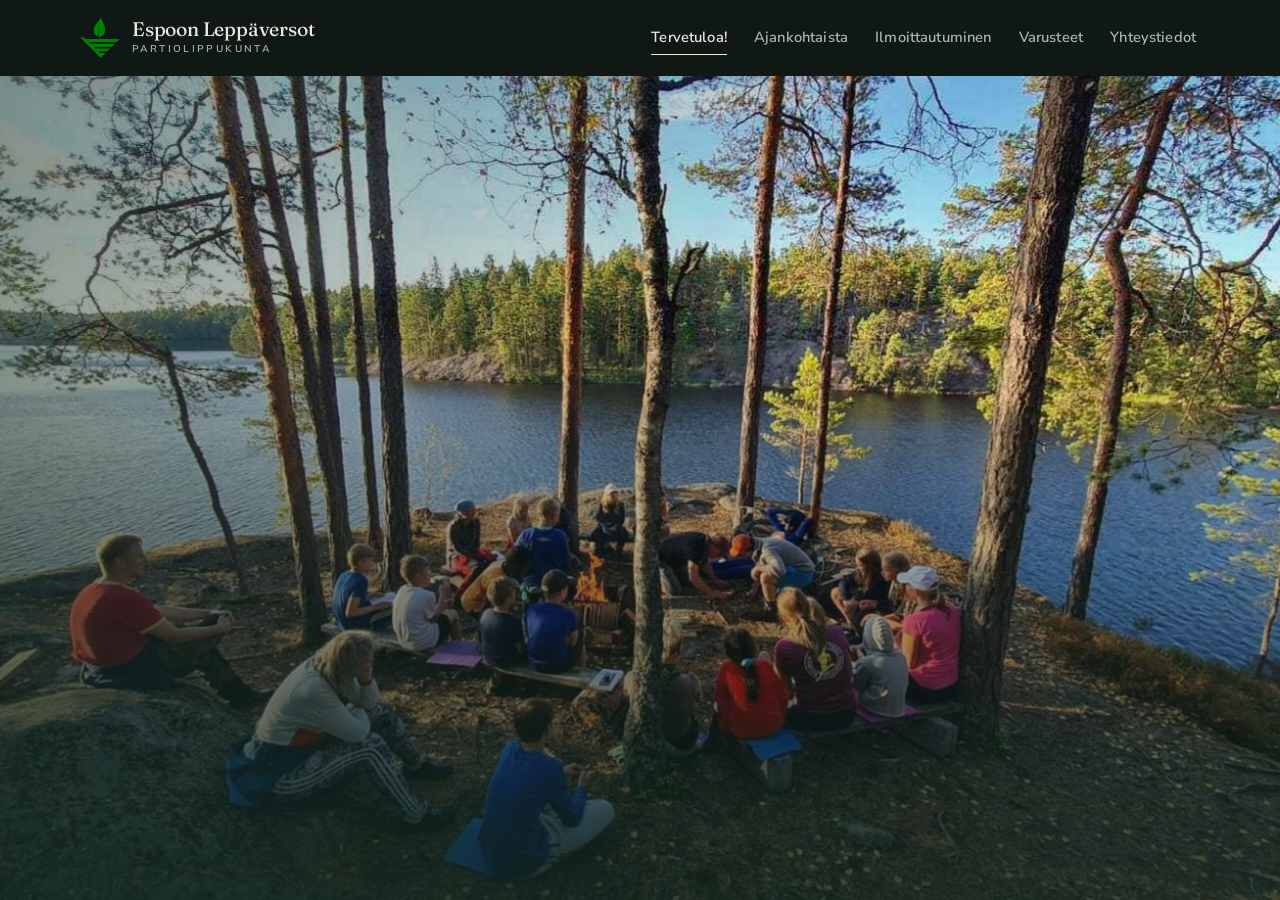
<file: home/index.html>
<!doctype html>
<html lang="fi">
<head>
  <meta charset="utf-8">
  <title>Espoon Leppäversot</title>
  <meta http-equiv="refresh" content="0; url=../">
  <link rel="canonical" href="../">
  <meta name="robots" content="noindex">
</head>
<body>
  <p>Sivu on siirtynyt. <a href="../">Siirry etusivulle</a>.</p>
</body>
</html>
</file>
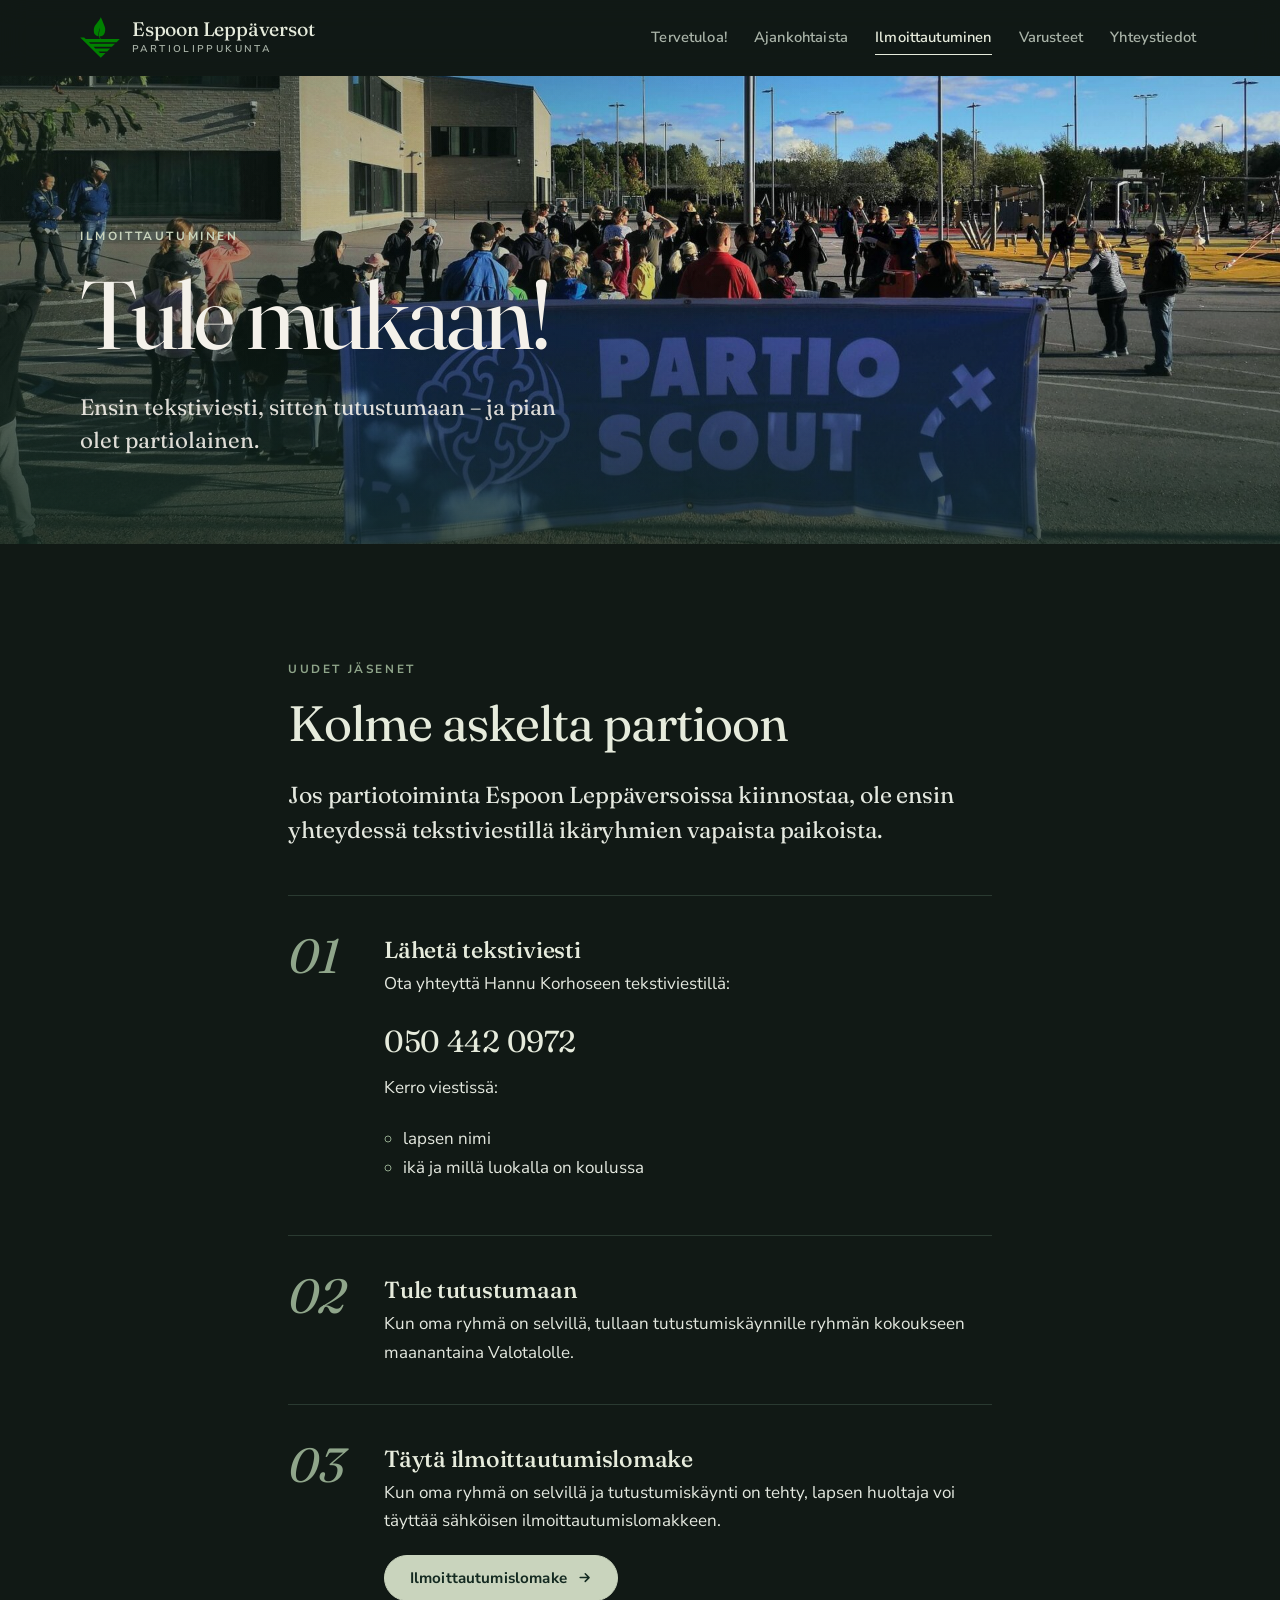
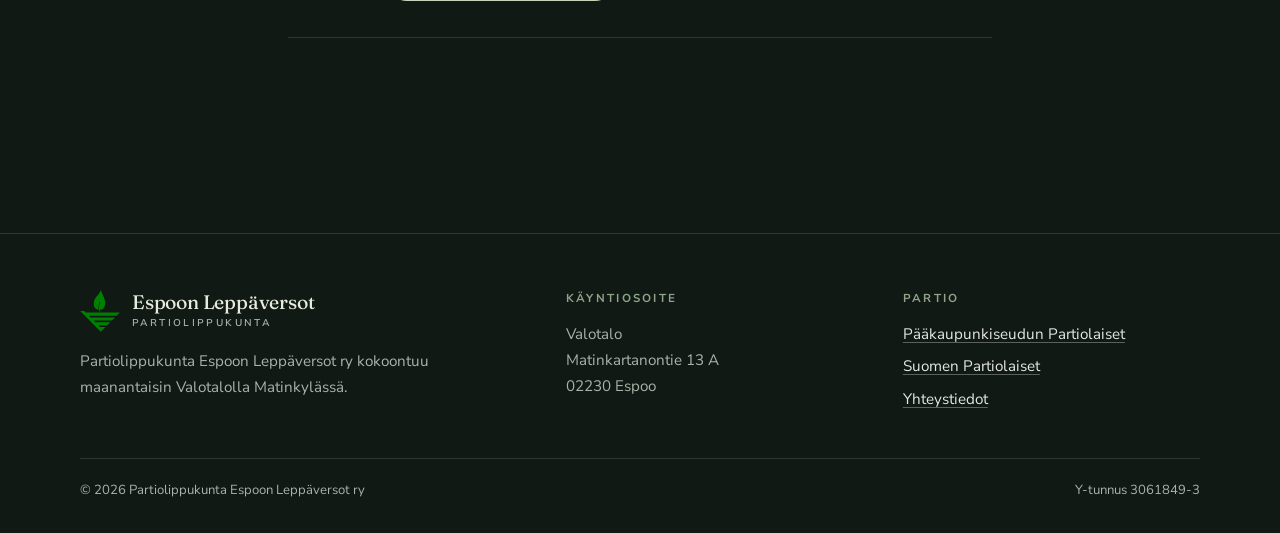
<file: ilmoittaudu/index.html>
<!doctype html>
<html lang="fi">
<head>
  <meta charset="utf-8">
  <meta name="viewport" content="width=device-width, initial-scale=1">
  <title>Ilmoittautuminen – Espoon Leppäversot</title>
  <meta name="description" content="Näin liityt Espoon Leppäversojen partiolaiseksi: tekstiviesti, tutustumiskäynti ja sähköinen ilmoittautumislomake.">
  <meta name="theme-color" content="#111915">
  <meta property="og:title" content="Ilmoittautuminen – Espoon Leppäversot">
  <meta property="og:description" content="Näin liityt Espoon Leppäversojen partiolaiseksi: tekstiviesti, tutustumiskäynti ja sähköinen ilmoittautumislomake.">
  <meta property="og:image" content="../assets/img/kokoontuminen.jpg">
  <meta property="og:locale" content="fi_FI">
  <link rel="icon" href="../assets/img/favicon.svg" type="image/svg+xml">
  <link rel="preload" href="../assets/fonts/fraunces.woff2" as="font" type="font/woff2" crossorigin>
  <link rel="preload" href="../assets/fonts/nunito-sans.woff2" as="font" type="font/woff2" crossorigin>
  <link rel="stylesheet" href="../assets/css/style.css">
  <script>document.documentElement.classList.add("js");</script>
  <script src="../assets/js/main.js" defer></script>
</head>
<body data-page="ilmoittaudu">
  <script src="../assets/js/layout.js" data-part="header"></script>

  <main id="main">
    <section class="hero hero--page" style="--focus: center 70%">
      <div class="hero__frame">
        <img class="hero__bg" src="../assets/img/kokoontuminen.jpg" srcset="../assets/img/kokoontuminen-800.jpg 800w, ../assets/img/kokoontuminen.jpg 1600w" sizes="100vw" alt="Partiolaisia ja vanhempia koulun pihalla Partio Scout -banderollin takana" fetchpriority="high">
        <div class="hero__content">
          <p class="kicker">Ilmoittautuminen</p>
          <h1>Tule mukaan!</h1>
          <p class="hero__tagline">Ensin tekstiviesti, sitten tutustumaan – ja pian olet partiolainen.</p>
        </div>
      </div>
    </section>

    <section class="section">
      <div class="wrap wrap--narrow">
        <div class="reveal">
          <p class="kicker">Uudet jäsenet</p>
          <h2>Kolme askelta partioon</h2>
          <p class="lead">Jos partiotoiminta Espoon Leppäversoissa kiinnostaa, ole ensin yhteydessä tekstiviestillä ikäryhmien vapaista paikoista.</p>
        </div>
        <ol class="steps">
          <li class="reveal">
            <h3>Lähetä tekstiviesti</h3>
            <p>Ota yhteyttä Hannu Korhoseen tekstiviestillä:</p>
            <p class="phone"><strong>050 442 0972</strong></p>
            <p>Kerro viestissä:</p>
            <ul>
              <li>lapsen nimi</li>
              <li>ikä ja millä luokalla on koulussa</li>
            </ul>
          </li>
          <li class="reveal">
            <h3>Tule tutustumaan</h3>
            <p>Kun oma ryhmä on selvillä, tullaan tutustumiskäynnille ryhmän kokoukseen maanantaina Valotalolle.</p>
          </li>
          <li class="reveal">
            <h3>Täytä ilmoittautumislomake</h3>
            <p>Kun oma ryhmä on selvillä ja tutustumiskäynti on tehty, lapsen huoltaja voi täyttää sähköisen ilmoittautumislomakkeen.</p>
            <a class="btn" href="https://kuksa.partio.fi/kotisivut/jasenyys.aspx?id=9999951">Ilmoittautumislomake <svg viewBox="0 0 24 24" fill="none" stroke="currentColor" stroke-width="2.4" stroke-linecap="round" stroke-linejoin="round" aria-hidden="true"><path d="M5 12h14M13 6l6 6-6 6"/></svg></a>
          </li>
        </ol>
      </div>
    </section>

  </main>

  <script src="../assets/js/layout.js" data-part="footer"></script>
</body>
</html>
</file>
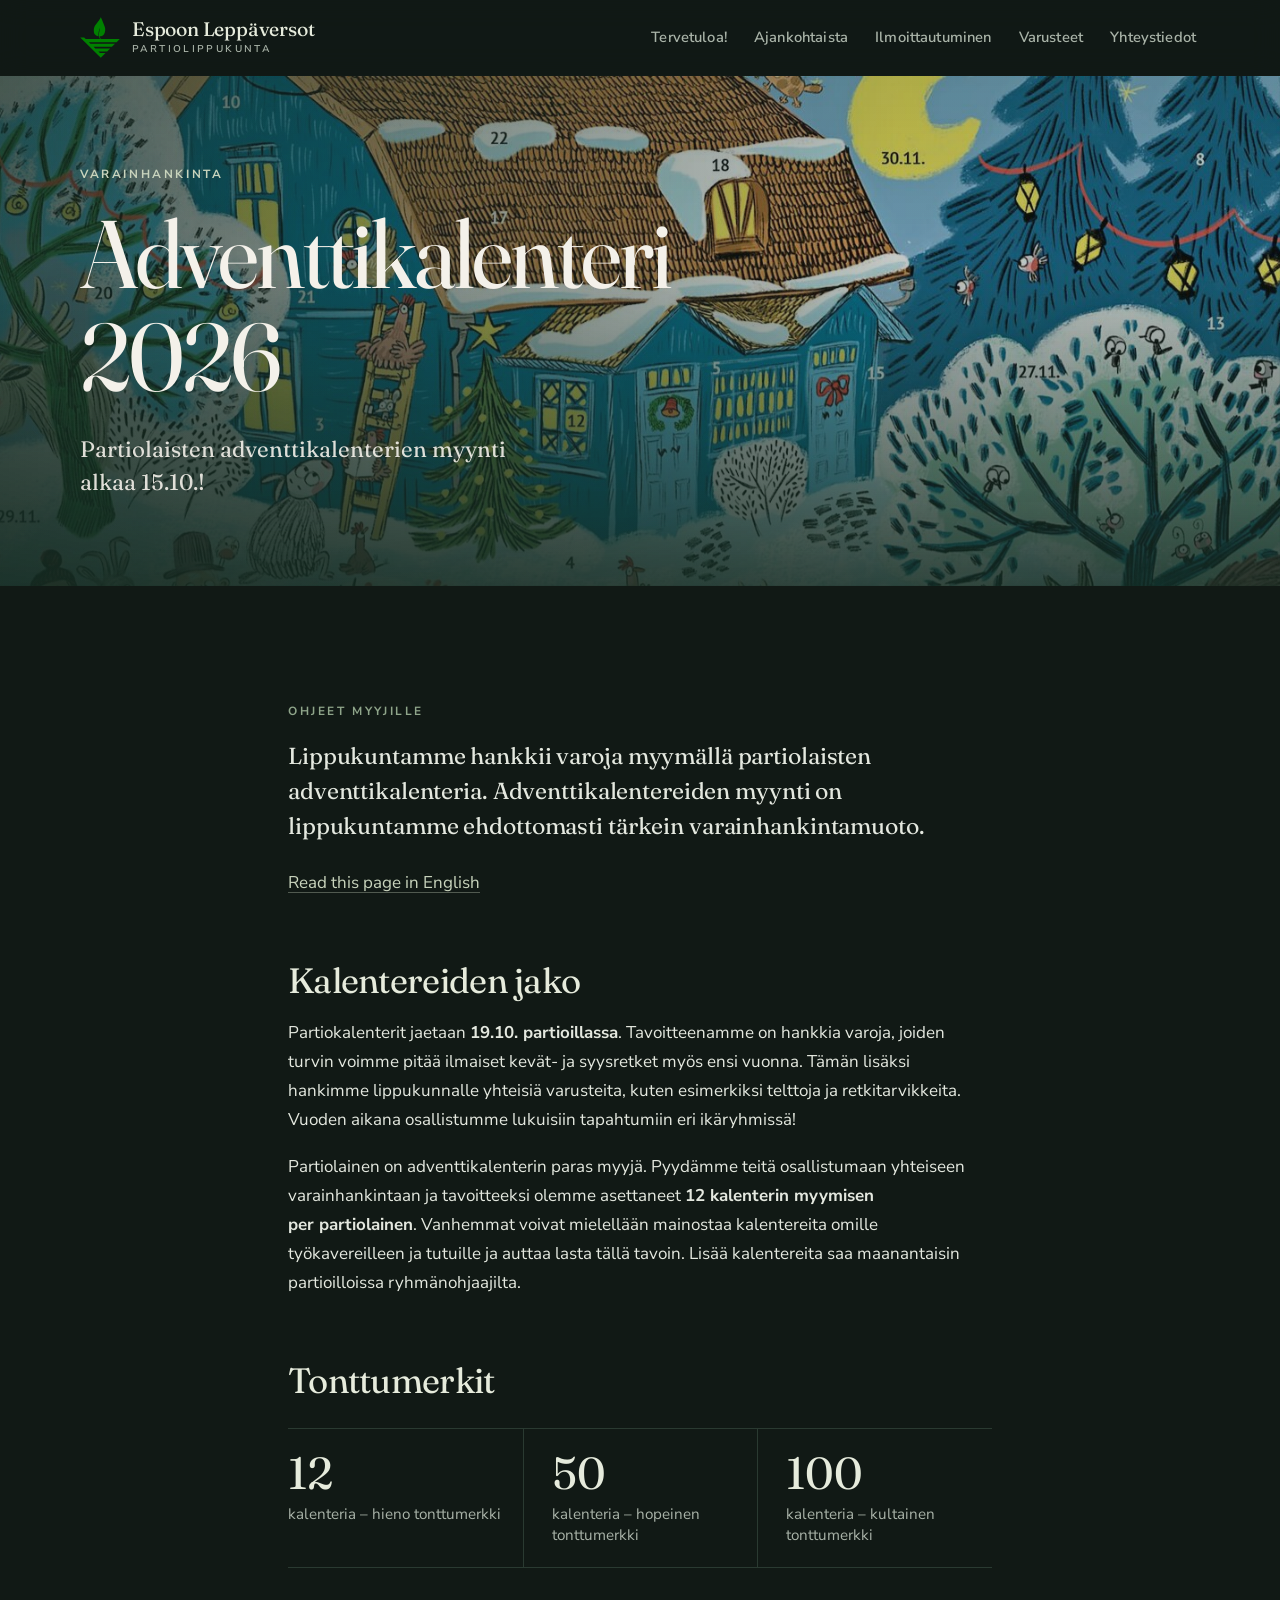
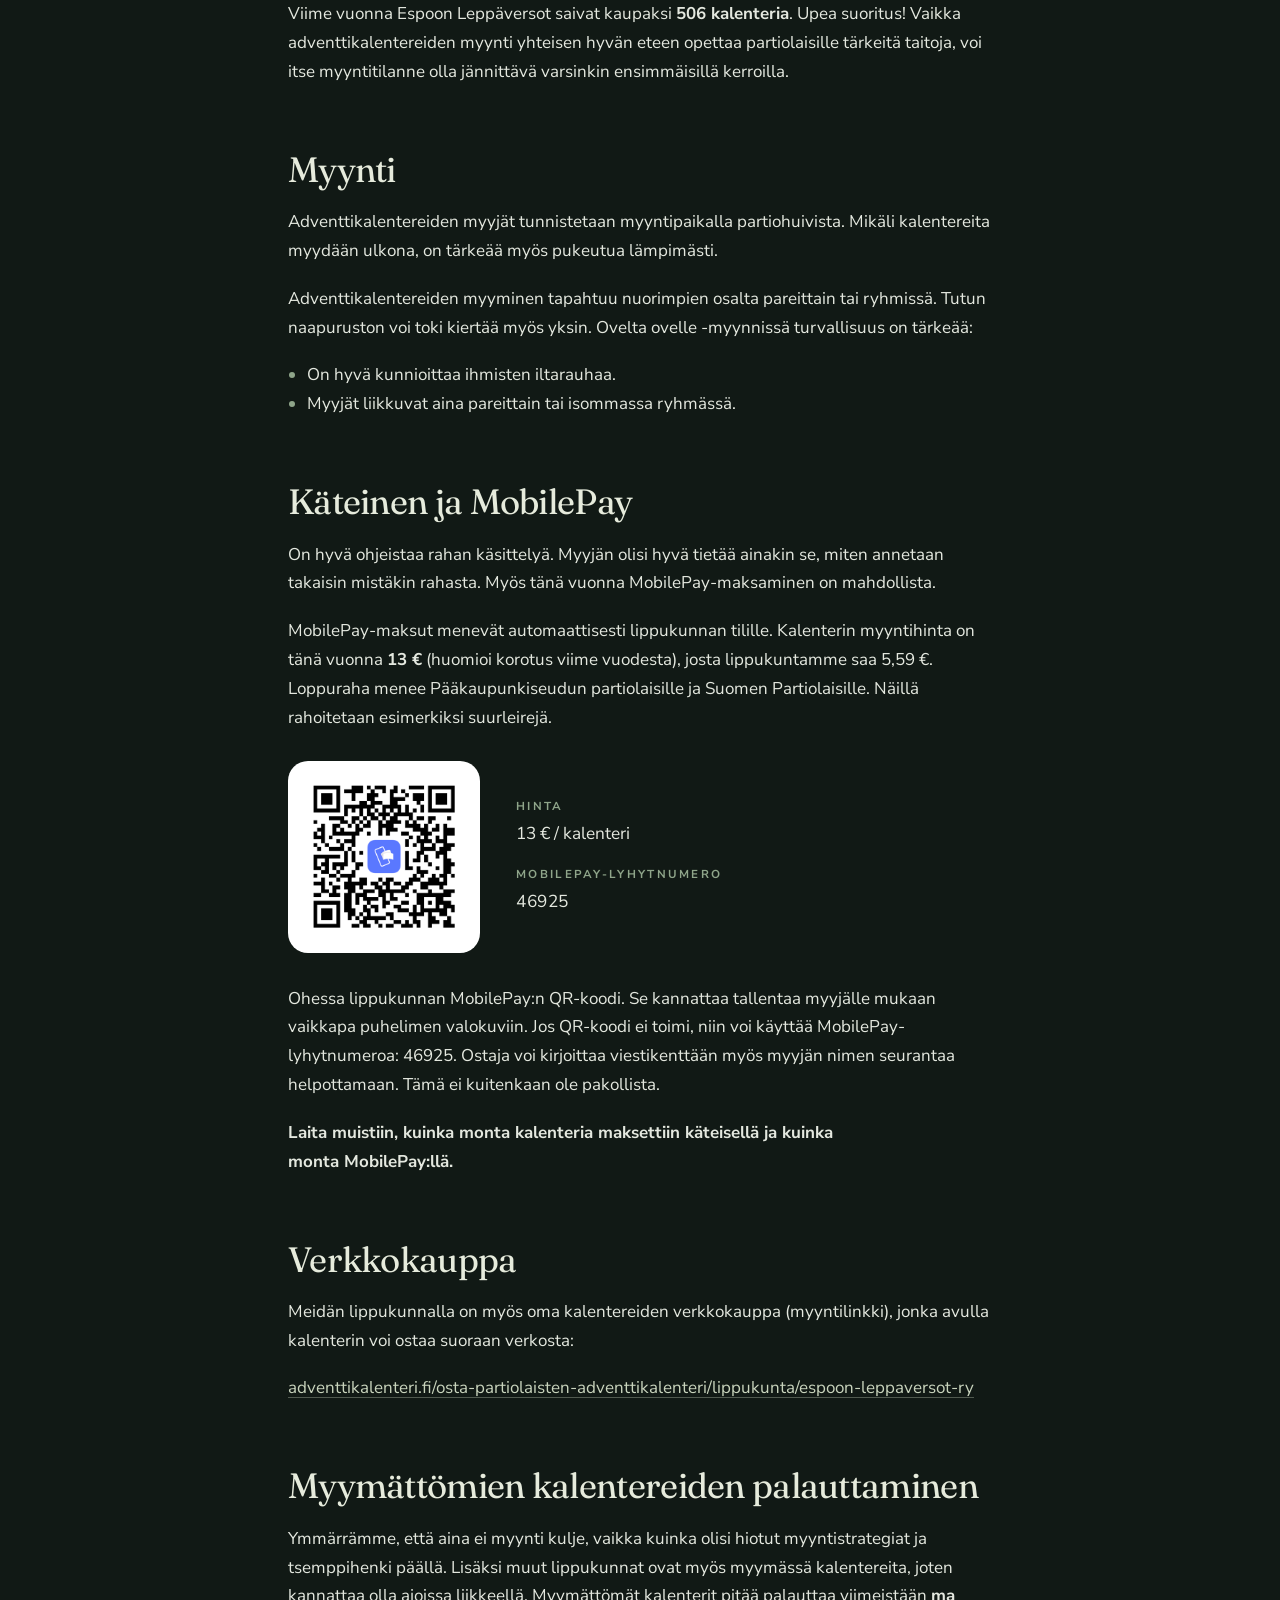
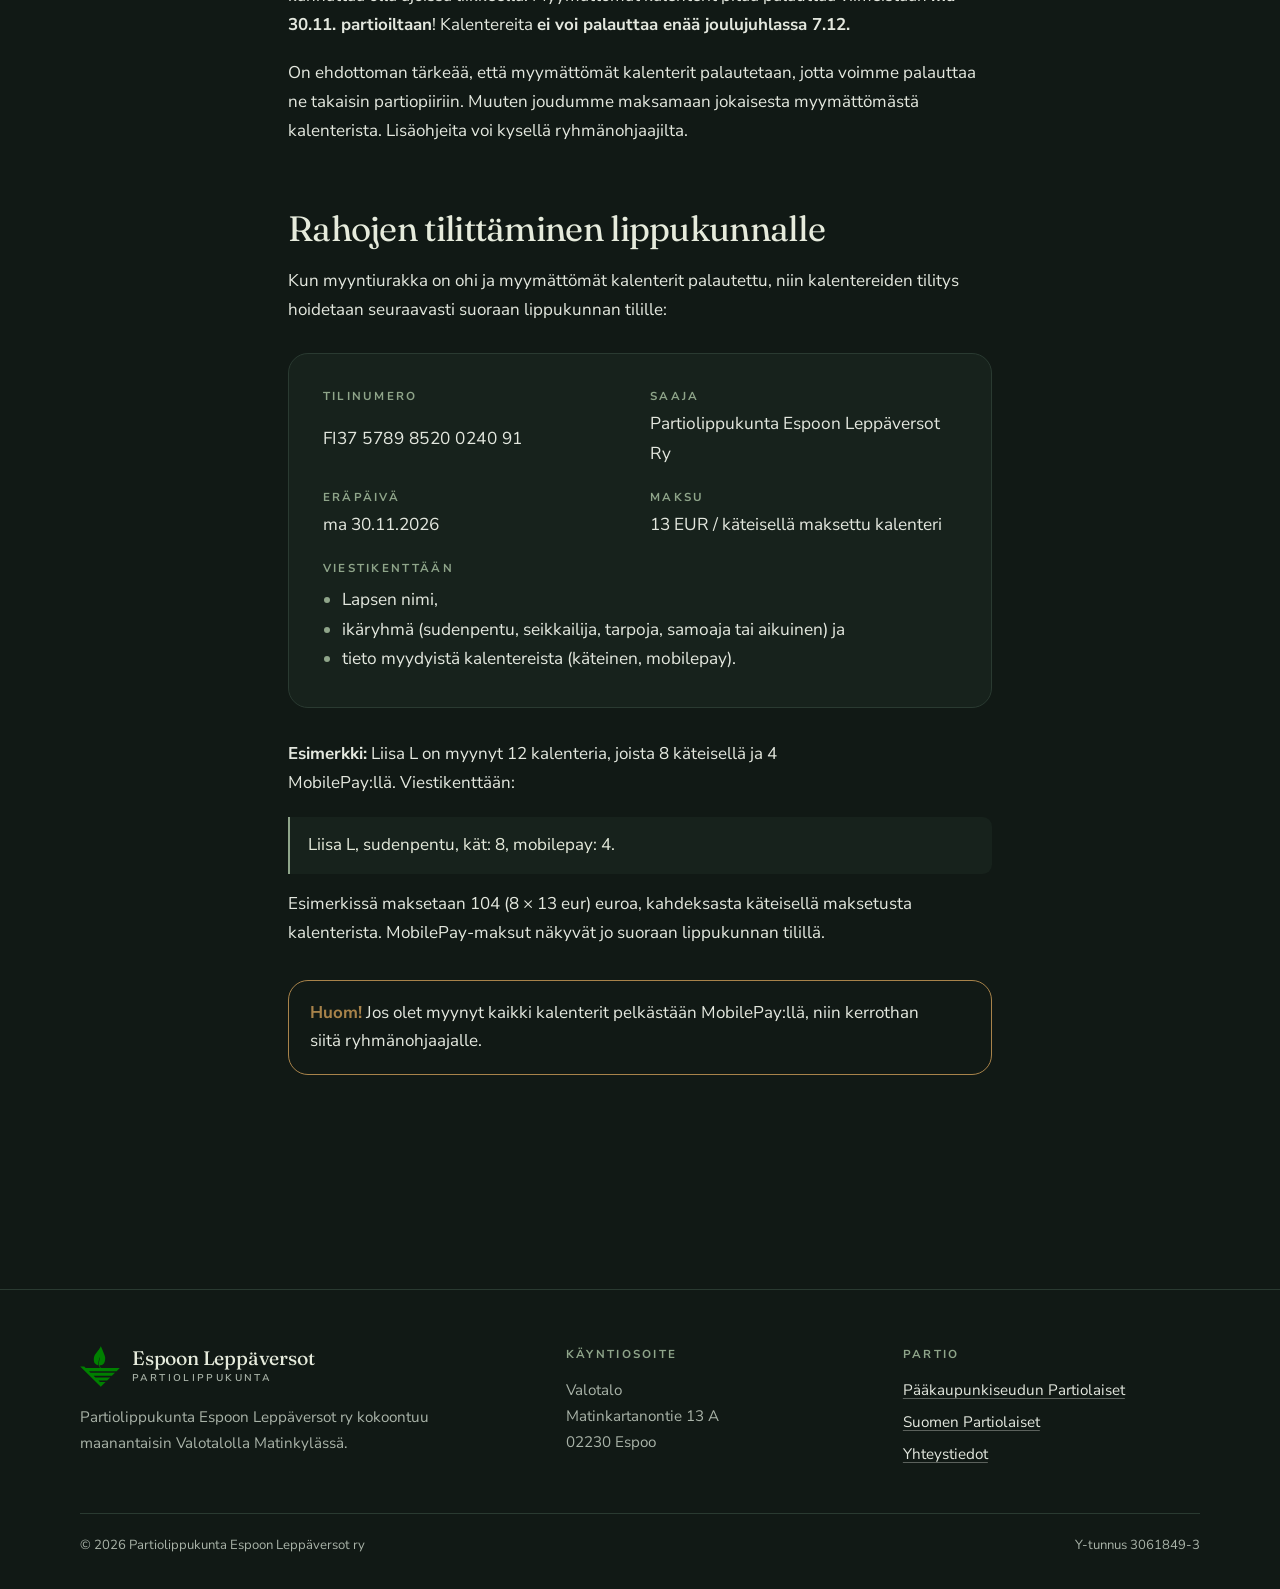
<file: kalenteri/index.html>
<!doctype html>
<html lang="fi">
<head>
  <meta charset="utf-8">
  <meta name="viewport" content="width=device-width, initial-scale=1">
  <title>Adventtikalenteri 2026 – Espoon Leppäversot</title>
  <meta name="description" content="Partiolaisten adventtikalenterien myynti 2026: kalentereiden jako, tonttumerkit, MobilePay, palautus ja rahojen tilittäminen lippukunnalle.">
  <meta name="theme-color" content="#111915">
  <meta property="og:title" content="Adventtikalenteri 2026 – Espoon Leppäversot">
  <meta property="og:description" content="Partiolaisten adventtikalenterien myynti 2026: kalentereiden jako, tonttumerkit, MobilePay, palautus ja rahojen tilittäminen lippukunnalle.">
  <meta property="og:image" content="../assets/img/joulu.jpg">
  <meta property="og:locale" content="fi_FI">
  <link rel="alternate" hreflang="fi" href="../kalenteri/">
  <link rel="alternate" hreflang="en" href="../calendar/">
  <link rel="icon" href="../assets/img/favicon.svg" type="image/svg+xml">
  <link rel="preload" href="../assets/fonts/fraunces.woff2" as="font" type="font/woff2" crossorigin>
  <link rel="preload" href="../assets/fonts/nunito-sans.woff2" as="font" type="font/woff2" crossorigin>
  <link rel="stylesheet" href="../assets/css/style.css">
  <script>document.documentElement.classList.add("js");</script>
  <script src="../assets/js/main.js" defer></script>
</head>
<body data-page="kalenteri">
  <script src="../assets/js/layout.js" data-part="header"></script>

  <main id="main">
    <section class="hero hero--page hero--illustration" style="--focus: 45% center">
      <div class="hero__frame">
        <img class="hero__bg" src="../assets/img/joulu.jpg" srcset="../assets/img/joulu-800.jpg 800w, ../assets/img/joulu.jpg 1600w" sizes="100vw" alt="Piirretty talvinen joulumaisema: lumen peittämä sininen talo, kuusi ja jouluvalot kuunvalossa" fetchpriority="high">
        <div class="hero__content">
          <p class="kicker">Varainhankinta</p>
          <h1>Adventtikalenteri 2026</h1>
          <p class="hero__tagline">Partiolaisten adventtikalenterien myynti alkaa 15.10.!</p>
        </div>
      </div>
    </section>

    <section class="section">
      <div class="wrap wrap--narrow guide">
        <div class="reveal">
          <p class="kicker">Ohjeet myyjille</p>
          <p class="lead">Lippukuntamme hankkii varoja myymällä partiolaisten adventtikalenteria. Adventtikalentereiden myynti on lippukuntamme ehdottomasti tärkein varainhankintamuoto.</p>
          <p lang="en"><a href="../calendar/">Read this page in English</a></p>
        </div>

        <div class="reveal">
          <h2>Kalentereiden jako</h2>
          <p>Partiokalenterit jaetaan <strong>19.10. partioillassa</strong>. Tavoitteenamme on hankkia varoja, joiden turvin voimme pitää ilmaiset kevät- ja syysretket myös ensi vuonna. Tämän lisäksi hankimme lippukunnalle yhteisiä varusteita, kuten esimerkiksi telttoja ja retkitarvikkeita. Vuoden aikana osallistumme lukuisiin tapahtumiin eri ikäryhmissä!</p>
          <p>Partiolainen on adventtikalenterin paras myyjä. Pyydämme teitä osallistumaan yhteiseen varainhankintaan ja tavoitteeksi olemme asettaneet <strong>12 kalenterin myymisen per partiolainen</strong>. Vanhemmat voivat mielellään mainostaa kalentereita omille työkavereilleen ja tutuille ja auttaa lasta tällä tavoin. Lisää kalentereita saa maanantaisin partioilloissa ryhmänohjaajilta.</p>
        </div>

        <div class="reveal">
          <h2>Tonttumerkit</h2>
          <div class="tiers">
            <div><strong>12</strong><span>kalenteria – hieno tonttumerkki</span></div>
            <div><strong>50</strong><span>kalenteria – hopeinen tonttumerkki</span></div>
            <div><strong>100</strong><span>kalenteria – kultainen tonttumerkki</span></div>
          </div>
          <p>Viime vuonna Espoon Leppäversot saivat kaupaksi <strong>506 kalenteria</strong>. Upea suoritus! Vaikka adventtikalentereiden myynti yhteisen hyvän eteen opettaa partiolaisille tärkeitä taitoja, voi itse myyntitilanne olla jännittävä varsinkin ensimmäisillä kerroilla.</p>
        </div>

        <div class="reveal">
          <h2>Myynti</h2>
          <p>Adventtikalentereiden myyjät tunnistetaan myyntipaikalla partiohuivista. Mikäli kalentereita myydään ulkona, on tärkeää myös pukeutua lämpimästi.</p>
          <p>Adventtikalentereiden myyminen tapahtuu nuorimpien osalta pareittain tai ryhmissä. Tutun naapuruston voi toki kiertää myös yksin. Ovelta ovelle -myynnissä turvallisuus on tärkeää:</p>
          <ul>
            <li>On hyvä kunnioittaa ihmisten iltarauhaa.</li>
            <li>Myyjät liikkuvat aina pareittain tai isommassa ryhmässä.</li>
          </ul>
        </div>

        <div class="reveal">
          <h2>Käteinen ja MobilePay</h2>
          <p>On hyvä ohjeistaa rahan käsittelyä. Myyjän olisi hyvä tietää ainakin se, miten annetaan takaisin mistäkin rahasta. Myös tänä vuonna MobilePay-maksaminen on mahdollista.</p>
          <p>MobilePay-maksut menevät automaattisesti lippukunnan tilille. Kalenterin myyntihinta on tänä vuonna <strong>13 €</strong> (huomioi korotus viime vuodesta), josta lippukuntamme saa 5,59 €. Loppuraha menee Pääkaupunkiseudun partiolaisille ja Suomen Partiolaisille. Näillä rahoitetaan esimerkiksi suurleirejä.</p>
          <div class="mobilepay">
            <img src="../assets/img/mobilepay-qr.png" alt="Espoon Leppäversojen MobilePay-QR-koodi" width="480" height="480" loading="lazy" decoding="async">
            <dl class="info">
              <div><dt>Hinta</dt><dd>13 € / kalenteri</dd></div>
              <div><dt>MobilePay-lyhytnumero</dt><dd class="mono">46925</dd></div>
            </dl>
          </div>
          <p>Ohessa lippukunnan MobilePay:n QR-koodi. Se kannattaa tallentaa myyjälle mukaan vaikkapa puhelimen valokuviin. Jos QR-koodi ei toimi, niin voi käyttää MobilePay-lyhytnumeroa: 46925. Ostaja voi kirjoittaa viestikenttään myös myyjän nimen seurantaa helpottamaan. Tämä ei kuitenkaan ole pakollista.</p>
          <p><strong>Laita muistiin, kuinka monta kalenteria maksettiin käteisellä ja kuinka monta MobilePay:llä.</strong></p>
        </div>

        <div class="reveal">
          <h2>Verkkokauppa</h2>
          <p>Meidän lippukunnalla on myös oma kalentereiden verkkokauppa (myyntilinkki), jonka avulla kalenterin voi ostaa suoraan verkosta:</p>
          <p class="break-all"><a href="https://www.adventtikalenteri.fi/osta-partiolaisten-adventtikalenteri/lippukunta/espoon-leppaversot-ry/">adventtikalenteri.fi/osta-partiolaisten-adventtikalenteri/lippukunta/espoon-leppaversot-ry</a></p>
        </div>

        <div class="reveal">
          <h2>Myymättömien kalentereiden palauttaminen</h2>
          <p>Ymmärrämme, että aina ei myynti kulje, vaikka kuinka olisi hiotut myyntistrategiat ja tsemppihenki päällä. Lisäksi muut lippukunnat ovat myös myymässä kalentereita, joten kannattaa olla ajoissa liikkeellä. Myymättömät kalenterit pitää palauttaa viimeistään <strong>ma 30.11. partioiltaan</strong>! Kalentereita <strong>ei voi palauttaa enää joulujuhlassa 7.12.</strong></p>
          <p>On ehdottoman tärkeää, että myymättömät kalenterit palautetaan, jotta voimme palauttaa ne takaisin partiopiiriin. Muuten joudumme maksamaan jokaisesta myymättömästä kalenterista. Lisäohjeita voi kysellä ryhmänohjaajilta.</p>
        </div>

        <div class="reveal">
          <h2>Rahojen tilittäminen lippukunnalle</h2>
          <p>Kun myyntiurakka on ohi ja myymättömät kalenterit palautettu, niin kalentereiden tilitys hoidetaan seuraavasti suoraan lippukunnan tilille:</p>
          <div class="card pay">
            <dl class="info">
              <div><dt>Tilinumero</dt><dd class="mono">FI37 5789 8520 0240 91</dd></div>
              <div><dt>Saaja</dt><dd>Partiolippukunta Espoon Leppäversot Ry</dd></div>
              <div><dt>Eräpäivä</dt><dd>ma 30.11.2026</dd></div>
              <div><dt>Maksu</dt><dd>13 EUR / käteisellä maksettu kalenteri</dd></div>
              <div style="grid-column: 1 / -1"><dt>Viestikenttään</dt><dd>
                <ul>
                  <li>Lapsen nimi,</li>
                  <li>ikäryhmä (sudenpentu, seikkailija, tarpoja, samoaja tai aikuinen) ja</li>
                  <li>tieto myydyistä kalentereista (käteinen, mobilepay).</li>
                </ul>
              </dd></div>
            </dl>
          </div>
          <p><strong>Esimerkki:</strong> Liisa L on myynyt 12 kalenteria, joista 8 käteisellä ja 4 MobilePay:llä. Viestikenttään:</p>
          <p class="message">Liisa L, sudenpentu, kät: 8, mobilepay: 4.</p>
          <p>Esimerkissä maksetaan 104 (8 × 13 eur) euroa, kahdeksasta käteisellä maksetusta kalenterista. MobilePay-maksut näkyvät jo suoraan lippukunnan tilillä.</p>
          <p class="note"><strong>Huom!</strong> Jos olet myynyt kaikki kalenterit pelkästään MobilePay:llä, niin kerrothan siitä ryhmänohjaajalle.</p>
        </div>
      </div>
    </section>

  </main>

  <script src="../assets/js/layout.js" data-part="footer"></script>
</body>
</html>
</file>
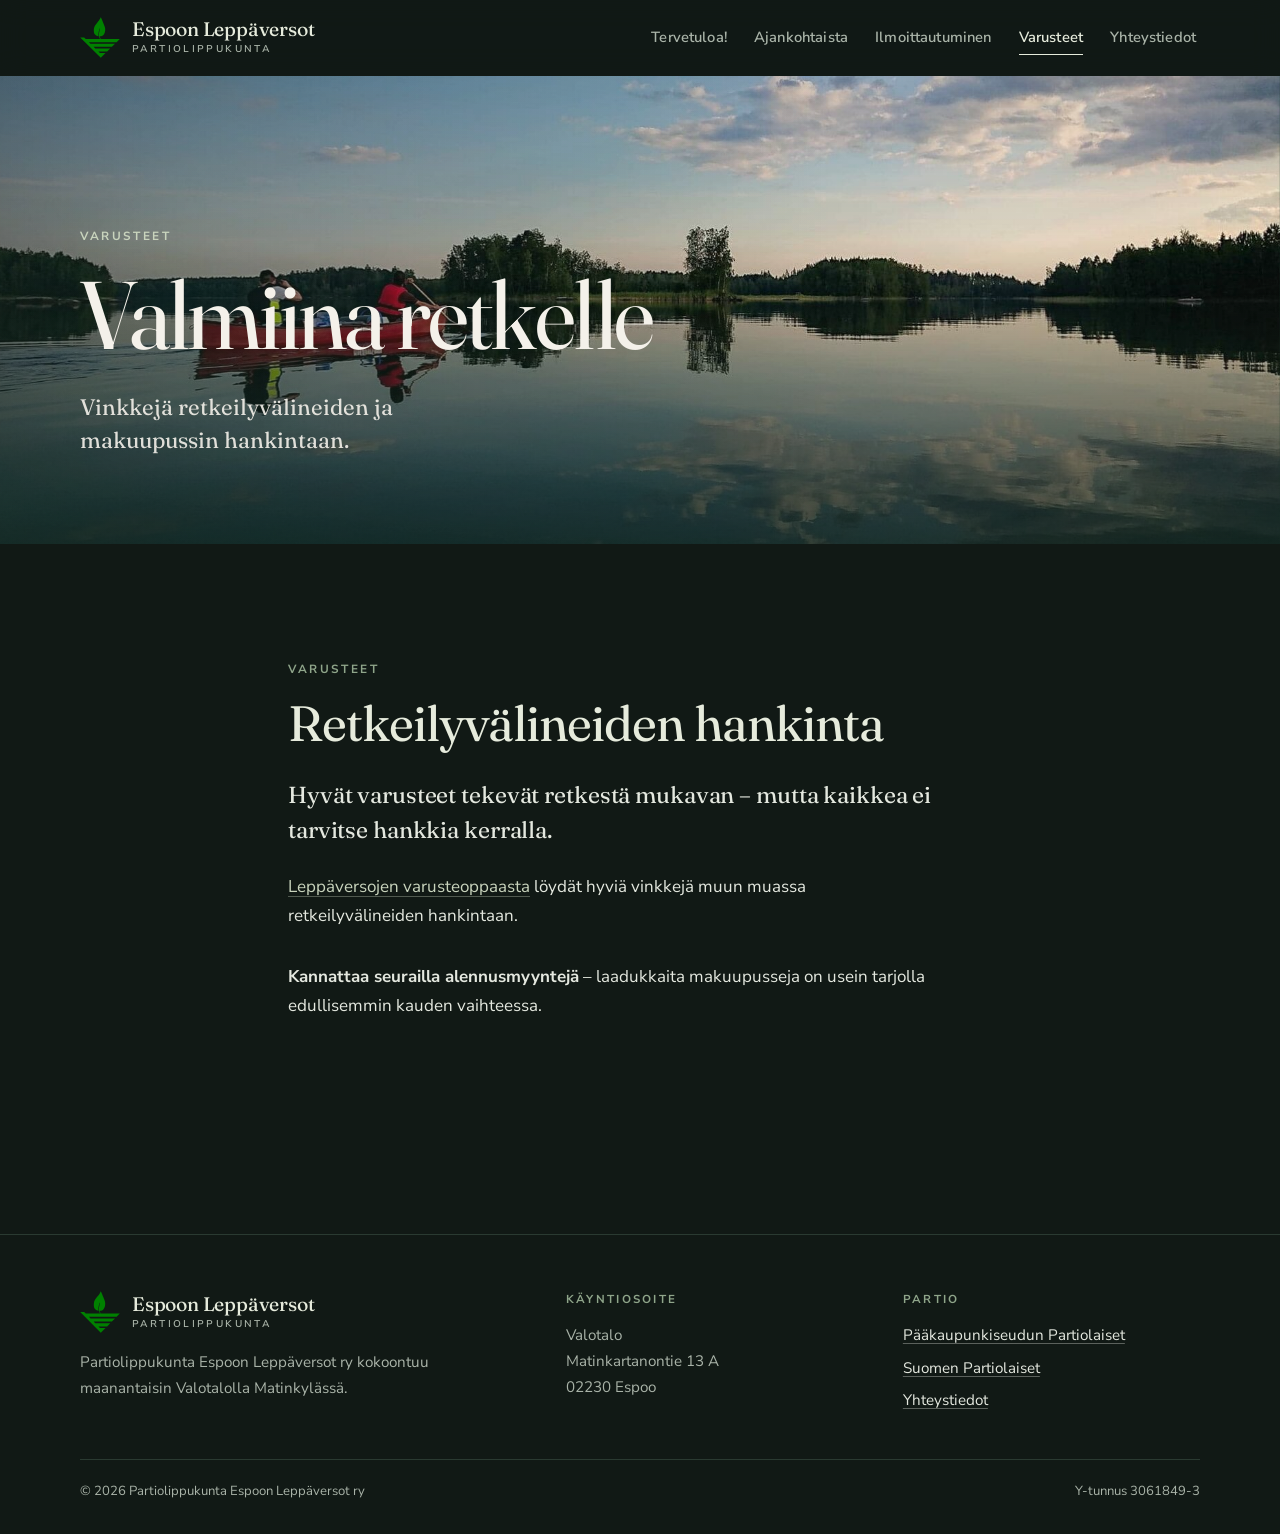
<file: varusteet/index.html>
<!doctype html>
<html lang="fi">
<head>
  <meta charset="utf-8">
  <meta name="viewport" content="width=device-width, initial-scale=1">
  <title>Varusteet – Espoon Leppäversot</title>
  <meta name="description" content="Vinkkejä partiolaisen retkeilyvarusteiden ja makuupussin hankintaan.">
  <meta name="theme-color" content="#111915">
  <meta property="og:title" content="Varusteet – Espoon Leppäversot">
  <meta property="og:description" content="Vinkkejä partiolaisen retkeilyvarusteiden ja makuupussin hankintaan.">
  <meta property="og:image" content="../assets/img/melonta.jpg">
  <meta property="og:locale" content="fi_FI">
  <link rel="icon" href="../assets/img/favicon.svg" type="image/svg+xml">
  <link rel="preload" href="../assets/fonts/fraunces.woff2" as="font" type="font/woff2" crossorigin>
  <link rel="preload" href="../assets/fonts/nunito-sans.woff2" as="font" type="font/woff2" crossorigin>
  <link rel="stylesheet" href="../assets/css/style.css">
  <script>document.documentElement.classList.add("js");</script>
  <script src="../assets/js/main.js" defer></script>
</head>
<body data-page="varusteet">
  <script src="../assets/js/layout.js" data-part="header"></script>

  <main id="main">
    <section class="hero hero--page" style="--focus: 25% center">
      <div class="hero__frame">
        <img class="hero__bg" src="../assets/img/melonta.jpg" srcset="../assets/img/melonta-800.jpg 800w, ../assets/img/melonta.jpg 1600w" sizes="100vw" alt="Kaksi partiolaista melomassa punaisella kanootilla tyynellä järvellä" fetchpriority="high">
        <div class="hero__content">
          <p class="kicker">Varusteet</p>
          <h1>Valmiina retkelle</h1>
          <p class="hero__tagline">Vinkkejä retkeilyvälineiden ja makuupussin hankintaan.</p>
        </div>
      </div>
    </section>

    <section class="section">
      <div class="wrap wrap--narrow prose">
        <div class="reveal">
          <p class="kicker">Varusteet</p>
          <h2>Retkeilyvälineiden hankinta</h2>
          <p class="lead">Hyvät varusteet tekevät retkestä mukavan – mutta kaikkea ei tarvitse hankkia kerralla.</p>
          <p><a href="https://leppaverso-varusteopas.vercel.app/fi/index.html">Leppäversojen varusteoppaasta</a> löydät hyviä vinkkejä muun muassa retkeilyvälineiden hankintaan.</p>
        </div>

        <p class="reveal" style="margin-top: 2rem"><strong>Kannattaa seurailla alennusmyyntejä</strong> – laadukkaita makuupusseja on usein tarjolla edullisemmin kauden vaihteessa.</p>
      </div>
    </section>

  </main>

  <script src="../assets/js/layout.js" data-part="footer"></script>
</body>
</html>
</file>
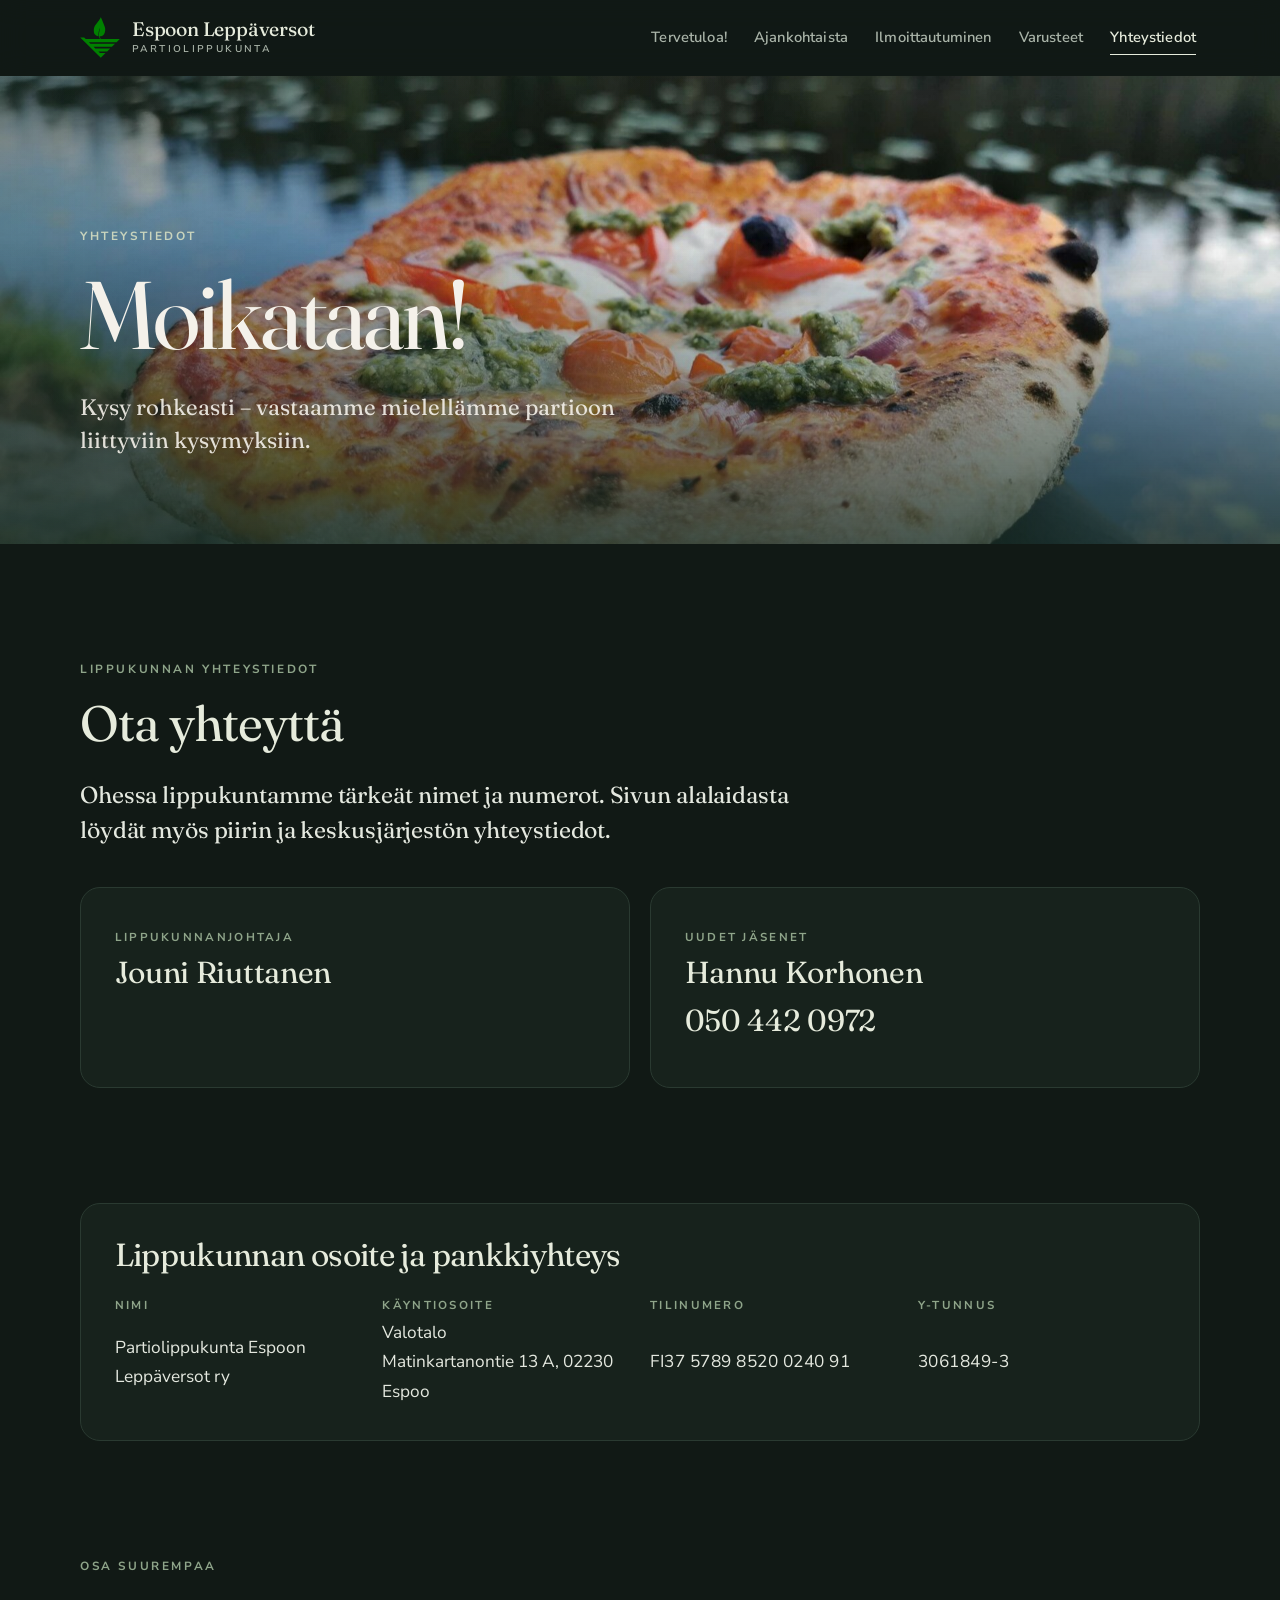
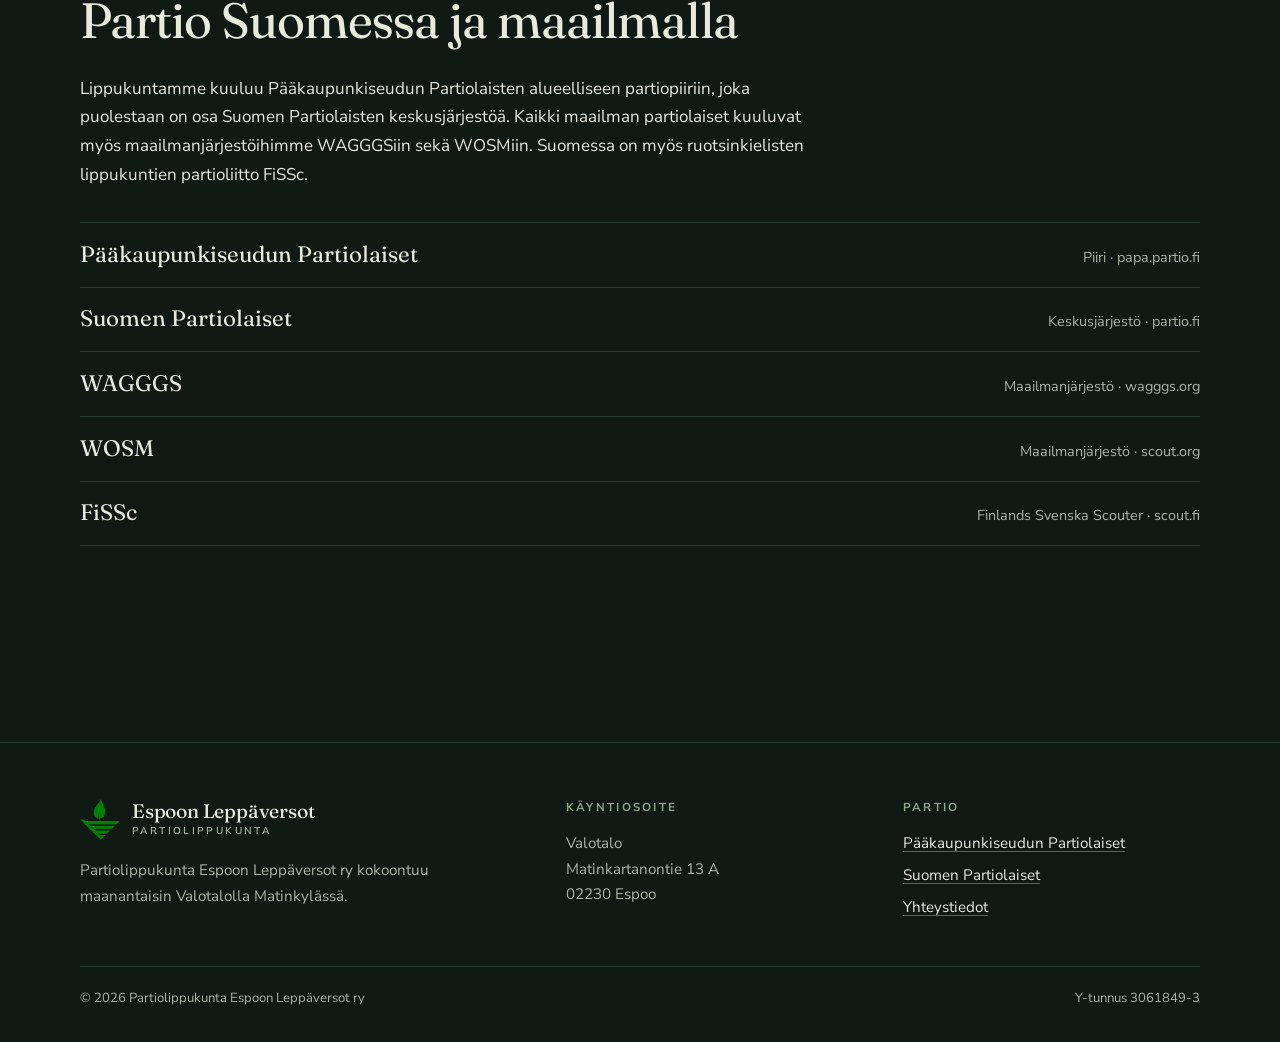
<file: yhteystiedot/index.html>
<!doctype html>
<html lang="fi">
<head>
  <meta charset="utf-8">
  <meta name="viewport" content="width=device-width, initial-scale=1">
  <title>Yhteystiedot – Espoon Leppäversot</title>
  <meta name="description" content="Espoon Leppäversojen yhteystiedot: lippukunnanjohtaja, uudet jäsenet, osoite ja pankkiyhteys.">
  <meta name="theme-color" content="#111915">
  <meta property="og:title" content="Yhteystiedot – Espoon Leppäversot">
  <meta property="og:description" content="Espoon Leppäversojen yhteystiedot: lippukunnanjohtaja, uudet jäsenet, osoite ja pankkiyhteys.">
  <meta property="og:image" content="../assets/img/retkipizza.jpg">
  <meta property="og:locale" content="fi_FI">
  <link rel="icon" href="../assets/img/favicon.svg" type="image/svg+xml">
  <link rel="preload" href="../assets/fonts/fraunces.woff2" as="font" type="font/woff2" crossorigin>
  <link rel="preload" href="../assets/fonts/nunito-sans.woff2" as="font" type="font/woff2" crossorigin>
  <link rel="stylesheet" href="../assets/css/style.css">
  <script>document.documentElement.classList.add("js");</script>
  <script src="../assets/js/main.js" defer></script>
</head>
<body data-page="yhteystiedot">
  <script src="../assets/js/layout.js" data-part="header"></script>

  <main id="main">
    <section class="hero hero--page" style="--focus: center 45%">
      <div class="hero__frame">
        <img class="hero__bg" src="../assets/img/retkipizza.jpg" srcset="../assets/img/retkipizza-800.jpg 800w, ../assets/img/retkipizza.jpg 1600w" sizes="100vw" alt="Nuotiolla paistettu retkipizza järvimaiseman edessä" fetchpriority="high">
        <div class="hero__content">
          <p class="kicker">Yhteystiedot</p>
          <h1>Moikataan!</h1>
          <p class="hero__tagline">Kysy rohkeasti – vastaamme mielellämme partioon liittyviin kysymyksiin.</p>
        </div>
      </div>
    </section>

    <section class="section">
      <div class="wrap">
        <div class="reveal" style="max-width: 46rem">
          <p class="kicker">Lippukunnan yhteystiedot</p>
          <h2>Ota yhteyttä</h2>
          <p class="lead">Ohessa lippukuntamme tärkeät nimet ja numerot. Sivun alalaidasta löydät myös piirin ja keskusjärjestön yhteystiedot.</p>
        </div>
        <div class="contacts">
          <article class="card contact reveal">
            <span class="role">Lippukunnanjohtaja</span>
            <h3>Jouni Riuttanen</h3>
          </article>
          <article class="card contact reveal" style="--delay: .08s">
            <span class="role">Uudet jäsenet</span>
            <h3>Hannu Korhonen</h3>
            <p class="phone"><strong>050 442 0972</strong></p>
          </article>
        </div>
      </div>
    </section>

    <section class="section" style="padding-top: 0" aria-labelledby="osoite">
      <div class="wrap">
        <div class="card reveal">
          <h2 id="osoite" style="font-size: clamp(1.5rem, 3vw, 2rem)">Lippukunnan osoite ja pankkiyhteys</h2>
          <dl class="info" style="grid-template-columns: repeat(auto-fit, minmax(15rem, 1fr)); margin-top: 1.5rem">
            <div><dt>Nimi</dt><dd>Partiolippukunta Espoon Leppäversot ry</dd></div>
            <div><dt>Käyntiosoite</dt><dd>Valotalo<br>Matinkartanontie 13 A, 02230 Espoo</dd></div>
            <div><dt>Tilinumero</dt><dd><span class="mono">FI37 5789 8520 0240 91</span></dd></div>
            <div><dt>Y-tunnus</dt><dd class="mono">3061849-3</dd></div>
          </dl>
        </div>
      </div>
    </section>

    <section class="section" style="padding-top: 0" aria-labelledby="partioliike">
      <div class="wrap">
        <div class="reveal" style="max-width: 46rem">
          <p class="kicker">Osa suurempaa</p>
          <h2 id="partioliike">Partio Suomessa ja maailmalla</h2>
          <p>Lippukuntamme kuuluu Pääkaupunkiseudun Partiolaisten alueelliseen partiopiiriin, joka puolestaan on osa Suomen Partiolaisten keskusjärjestöä. Kaikki maailman partiolaiset kuuluvat myös maailmanjärjestöihimme WAGGGSiin sekä WOSMiin. Suomessa on myös ruotsinkielisten lippukuntien partioliitto FiSSc.</p>
        </div>
        <ul class="org-links">
          <li class="reveal"><a href="https://papa.partio.fi/"><strong>Pääkaupunkiseudun Partiolaiset</strong><span>Piiri · papa.partio.fi</span></a></li>
          <li class="reveal" style="--delay: .06s"><a href="https://www.partio.fi/"><strong>Suomen Partiolaiset</strong><span>Keskusjärjestö · partio.fi</span></a></li>
          <li class="reveal" style="--delay: .12s"><a href="https://www.wagggs.org/"><strong>WAGGGS</strong><span>Maailmanjärjestö · wagggs.org</span></a></li>
          <li class="reveal" style="--delay: .18s"><a href="https://www.scout.org/"><strong>WOSM</strong><span>Maailmanjärjestö · scout.org</span></a></li>
          <li class="reveal" style="--delay: .24s"><a href="https://www.scout.fi/"><strong>FiSSc</strong><span>Finlands Svenska Scouter · scout.fi</span></a></li>
        </ul>
      </div>
    </section>

  </main>

  <script src="../assets/js/layout.js" data-part="footer"></script>
</body>
</html>
</file>
<file: assets/css/style.css>
/* ==========================================================================
   Espoon Leppäversot — global stylesheet
   Plain CSS, no frameworks. Sections:
   1. Fonts   2. Tokens   3. Base   4. Layout   5. Header & nav
   6. Hero   7. Components   8. Page sections   9. Footer
   10. Lightbox   11. Motion   12. Responsive
   ========================================================================== */

/* 1. Fonts (local, SIL Open Font License) -------------------------------- */
@font-face {
  font-family: "Fraunces";
  src: url("../fonts/fraunces.woff2") format("woff2");
  font-weight: 400 800;
  font-style: normal;
  font-display: swap;
}
@font-face {
  font-family: "Fraunces";
  src: url("../fonts/fraunces-italic.woff2") format("woff2");
  font-weight: 400 600;
  font-style: italic;
  font-display: swap;
}
@font-face {
  font-family: "Nunito Sans";
  src: url("../fonts/nunito-sans.woff2") format("woff2");
  font-weight: 400 800;
  font-style: normal;
  font-display: swap;
}
@font-face {
  font-family: "Nunito Sans";
  src: url("../fonts/nunito-sans-italic.woff2") format("woff2");
  font-weight: 400;
  font-style: italic;
  font-display: swap;
}

/* 2. Design tokens ------------------------------------------------------- */
:root {
  /* forest palette: deep pine, moss, sage, lichen, birch-bark cream, brass */
  --pine: #1e3a2f;
  --pine-deep: #142a21;
  --moss: #4f6f4a;
  --sage: #8fa58a;
  --lichen: #c9d4bd;
  --cream: #f4f1ea;
  --brass: #a8834a;

  /* one dark green-black theme for every visitor, regardless of OS setting */
  --bg: #111915;
  --surface: #17221c;
  --ink: #e4e8df;
  --ink-soft: #a9b3a8;
  --line: #2a3a31;
  --heading: #e6ebdc;
  --accent: var(--sage);
  --link: var(--lichen);

  --font-display: "Fraunces", "Iowan Old Style", "Palatino Linotype", Georgia, serif;
  --font-body: "Nunito Sans", system-ui, -apple-system, "Segoe UI", Roboto, sans-serif;

  --wrap: 70rem;
  --gutter: clamp(1.1rem, 4vw, 2.5rem);
  --radius: 1.25rem;
  --radius-lg: clamp(1.25rem, 2.5vw, 2rem);
  --header-h: 4.75rem;
  --ease: cubic-bezier(.2, .7, .2, 1);

  color-scheme: dark;
}

/* 3. Base ---------------------------------------------------------------- */
*, *::before, *::after { box-sizing: border-box; }

html {
  -webkit-text-size-adjust: 100%;
  scroll-behavior: smooth;
  scroll-padding-top: calc(var(--header-h) + 1rem);
}

body {
  margin: 0;
  background: var(--bg);
  color: var(--ink);
  font-family: var(--font-body);
  font-size: 1.0625rem;
  line-height: 1.7;
  text-rendering: optimizeLegibility;
  -webkit-font-smoothing: antialiased;
}

img { display: block; max-width: 100%; height: auto; }

h1, h2, h3 {
  font-family: var(--font-display);
  font-optical-sizing: auto;
  font-weight: 400;
  color: var(--heading);
  line-height: 1.08;
  letter-spacing: -.02em;
  margin: 0 0 .55em;
  text-wrap: balance;
}
h1 { font-size: clamp(2.8rem, 7.5vw, 6rem); letter-spacing: -.03em; }
h2 { font-size: clamp(2rem, 4.2vw, 3.1rem); }
h3 { font-size: clamp(1.25rem, 2vw, 1.45rem); font-weight: 500; letter-spacing: -.01em; }
h1 em, h2 em { font-style: italic; color: var(--accent); }

p { margin: 0 0 1.1em; text-wrap: pretty; }

a {
  color: var(--link);
  text-decoration: underline;
  text-decoration-color: color-mix(in srgb, currentColor 35%, transparent);
  text-decoration-thickness: 1px;
  text-underline-offset: .22em;
  transition: text-decoration-color .2s, color .2s;
}
a:hover { text-decoration-color: currentColor; }

:focus-visible {
  outline: 2px solid var(--brass);
  outline-offset: 3px;
  border-radius: 4px;
}

::selection { background: var(--lichen); color: var(--pine-deep); }

.skip-link {
  position: absolute;
  left: 1rem;
  top: -4rem;
  z-index: 100;
  padding: .6rem 1rem;
  background: var(--pine);
  color: var(--cream);
  border-radius: .5rem;
}
.skip-link:focus { top: 1rem; }

/* 4. Layout -------------------------------------------------------------- */
.wrap {
  width: min(100% - 2 * var(--gutter), var(--wrap));
  margin-inline: auto;
}
.wrap--narrow { --wrap: 44rem; }

.section { padding-block: clamp(4rem, 9vw, 7.5rem); }

.split {
  display: grid;
  gap: clamp(2.5rem, 6vw, 6rem);
  align-items: center;
  grid-template-columns: 1.1fr .9fr;
}

.kicker {
  display: block;
  font-family: var(--font-body);
  font-weight: 700;
  font-size: .74rem;
  letter-spacing: .22em;
  text-transform: uppercase;
  color: var(--accent);
  margin-bottom: 1.1rem;
}

.lead {
  font-family: var(--font-display);
  font-weight: 400;
  font-size: clamp(1.2rem, 2vw, 1.45rem);
  line-height: 1.5;
  color: var(--ink);
  letter-spacing: -.005em;
}

/* 5. Header & nav -------------------------------------------------------- */
.site-header {
  position: sticky;
  top: 0;
  z-index: 50;
  height: var(--header-h);
  border-bottom: 1px solid transparent;
  transition: border-color .3s;
}
/* The frosted background sits on a pseudo-element: a backdrop-filter on the
   header itself would trap the fixed mobile menu inside the header's box. */
.site-header::before {
  content: "";
  position: absolute;
  inset: 0;
  z-index: -1;
  background: color-mix(in srgb, var(--bg) 86%, transparent);
  -webkit-backdrop-filter: blur(14px);
  backdrop-filter: blur(14px);
}
.nav-open .site-header::before { background: var(--bg); }
.site-header.is-scrolled { border-bottom-color: var(--line); }

.site-header .wrap {
  height: 100%;
  display: flex;
  align-items: center;
  justify-content: space-between;
  gap: 1rem;
}

.brand {
  display: inline-flex;
  align-items: center;
  gap: .75rem;
  color: var(--heading);
  text-decoration: none;
  font-family: var(--font-display);
  font-weight: 450;
  font-size: 1.22rem;
  letter-spacing: -.01em;
  line-height: 1;
}
.brand__logo { width: auto; height: 2.6rem; flex: none; }
.brand small {
  display: block;
  font-family: var(--font-body);
  font-weight: 600;
  font-size: .62rem;
  letter-spacing: .24em;
  text-transform: uppercase;
  color: var(--ink-soft);
  margin-top: .35rem;
}

.nav ul {
  display: flex;
  gap: clamp(.25rem, 1.5vw, 1.4rem);
  margin: 0;
  padding: 0;
  list-style: none;
}
.nav a {
  position: relative;
  display: block;
  padding: .5rem .25rem;
  color: var(--ink-soft);
  text-decoration: none;
  font-weight: 600;
  font-size: .92rem;
  letter-spacing: .01em;
}
.nav a::after {
  content: "";
  position: absolute;
  left: .25rem;
  right: .25rem;
  bottom: .2rem;
  height: 1px;
  background: currentColor;
  transform: scaleX(0);
  transform-origin: left;
  transition: transform .35s var(--ease);
}
.nav a:hover { color: var(--heading); }
.nav a:hover::after, .nav a[aria-current="page"]::after { transform: scaleX(1); }
.nav a[aria-current="page"] { color: var(--heading); }

.nav-toggle {
  display: none;
  appearance: none;
  border: 0;
  background: transparent;
  color: var(--heading);
  width: 2.75rem;
  height: 2.75rem;
  margin-right: -.5rem;
  cursor: pointer;
  position: relative;
}
.nav-toggle span,
.nav-toggle span::before,
.nav-toggle span::after {
  position: absolute;
  left: 50%;
  width: 1.35rem;
  height: 1.5px;
  margin-left: -.675rem;
  background: currentColor;
  transition: transform .3s var(--ease), background-color .2s;
}
.nav-toggle span { top: 50%; }
.nav-toggle span::before, .nav-toggle span::after { content: ""; left: 0; margin: 0; }
.nav-toggle span::before { transform: translateY(-5px); }
.nav-toggle span::after { transform: translateY(5px); }
.nav-toggle[aria-expanded="true"] span { background: transparent; }
.nav-toggle[aria-expanded="true"] span::before { transform: rotate(45deg); background: var(--heading); }
.nav-toggle[aria-expanded="true"] span::after { transform: rotate(-45deg); background: var(--heading); }

/* 6. Hero — a framed photograph ------------------------------------------ */
.hero__frame {
  position: relative;
  isolation: isolate;
  display: flex;
  align-items: flex-end;
  min-height: min(calc(100svh - var(--header-h)), 52rem);
  overflow: hidden;
  background: var(--pine);
  color: var(--cream);
}
.hero--page .hero__frame { min-height: clamp(20rem, 52svh, 30rem); }

.hero__bg {
  position: absolute;
  inset: 0;
  z-index: -2;
  width: 100%;
  height: 100%;
  object-fit: cover;
  object-position: var(--focus, center);
  animation: settle 2.4s var(--ease) both;
}
.hero__frame::before {
  content: "";
  position: absolute;
  inset: 0;
  z-index: -1;
  background:
    linear-gradient(180deg, rgb(20 42 33 / .15) 0%, rgb(20 42 33 / 0) 35%, rgb(20 42 33 / .75) 100%),
    linear-gradient(90deg, rgb(20 42 33 / .45) 0%, rgb(20 42 33 / 0) 65%);
}

.hero__content {
  width: min(100% - 2 * var(--gutter), var(--wrap));
  margin-inline: auto;
  padding-block: clamp(2.5rem, 7vw, 5.5rem);
}
.hero h1 { color: var(--cream); margin-bottom: .25em; max-width: 14ch; }
.hero .kicker { color: var(--lichen); }
.hero__tagline {
  max-width: 34rem;
  margin: 0;
  font-family: var(--font-display);
  font-size: clamp(1.15rem, 2vw, 1.4rem);
  line-height: 1.45;
  color: rgb(244 241 234 / .9);
}
.hero__tagline q { font-style: italic; quotes: "”" "”"; }
.hero .actions { margin-top: 2rem; }
.hero .btn { --btn-bg: var(--cream); --btn-ink: var(--pine); --btn-line: var(--cream); }
.hero .btn:hover { --btn-bg: #fff; --btn-line: #fff; }
.hero .btn--light { --btn-bg: transparent; --btn-ink: var(--cream); --btn-line: rgb(244 241 234 / .55); }
.hero .btn--light:hover { --btn-bg: rgb(244 241 234 / .1); --btn-line: var(--cream); }

/* 7. Components ---------------------------------------------------------- */
.actions { display: flex; flex-wrap: wrap; gap: .75rem; }

.btn {
  --btn-bg: var(--pine);
  --btn-ink: var(--cream);
  --btn-line: var(--btn-bg);
  display: inline-flex;
  align-items: center;
  gap: .65em;
  padding: .85rem 1.55rem;
  border-radius: 999px;
  border: 1px solid var(--btn-line);
  background: var(--btn-bg);
  color: var(--btn-ink);
  font: 700 .95rem/1.1 var(--font-body);
  letter-spacing: .01em;
  text-decoration: none;
  cursor: pointer;
  transition: background-color .25s, color .25s, border-color .25s;
}
.btn:hover { --btn-bg: var(--moss); --btn-line: var(--moss); }
.btn svg { width: 1em; height: 1em; transition: transform .3s var(--ease); }
.btn:hover svg { transform: translateX(3px); }
.btn--ghost, .btn--ghost:hover { --btn-bg: transparent; --btn-ink: var(--heading); --btn-line: var(--line); }
.btn--ghost:hover { --btn-line: var(--heading); }
.btn--light { --btn-bg: var(--cream); --btn-ink: var(--pine); --btn-line: var(--cream); }
.btn--light:hover { --btn-bg: #fff; --btn-line: #fff; }
.btn--small { padding: .5rem 1rem; font-size: .85rem; }

/* buttons on the dark theme: light lichen fill so they stand out */
.btn { --btn-bg: var(--lichen); --btn-ink: var(--pine-deep); }
.btn:hover { --btn-bg: #dfe6d5; --btn-line: #dfe6d5; }

.card {
  background: var(--surface);
  border: 1px solid var(--line);
  border-radius: var(--radius);
  padding: clamp(1.5rem, 3vw, 2.1rem);
}

/* Ornament: a single line-drawn alder sprig between hairlines */
.ornament {
  display: flex;
  align-items: center;
  justify-content: center;
  gap: 1.25rem;
  color: var(--sage);
  width: min(100% - 2 * var(--gutter), 22rem);
  margin: 0 auto;
}
.ornament::before, .ornament::after {
  content: "";
  flex: 1;
  height: 1px;
  background: var(--line);
}
.ornament svg { width: 4.75rem; height: auto; }

/* Activity list — hairline columns, thin icons */
.features {
  display: grid;
  grid-template-columns: repeat(4, 1fr);
  margin-top: clamp(2.5rem, 5vw, 3.5rem);
  border-top: 1px solid var(--line);
}
.feature { padding: 2rem clamp(1rem, 2vw, 1.75rem) 0 0; }
.feature + .feature { padding-left: clamp(1rem, 2vw, 1.75rem); border-left: 1px solid var(--line); }
.feature p { margin: 0; color: var(--ink-soft); font-size: 1rem; }
.feature h3 { margin-bottom: .4rem; }
.icon {
  width: 2.6rem;
  height: 2.6rem;
  margin-bottom: 1.4rem;
  color: var(--accent);
}
.icon svg { width: 100%; height: 100%; fill: none; stroke: currentColor; stroke-width: 1.1; stroke-linecap: round; stroke-linejoin: round; }

/* Photos */
.photo { margin: 0; }
.photo img {
  width: 100%;
  aspect-ratio: 4 / 3;
  object-fit: cover;
  border-radius: var(--radius);
  transition: transform 1.2s var(--ease);
}
.photo button {
  all: unset;
  display: block;
  cursor: zoom-in;
  border-radius: var(--radius);
  overflow: hidden;
}
.photo button:hover img { transform: scale(1.035); }
.photo button:focus-visible { outline: 2px solid var(--brass); outline-offset: 4px; }
.photo figcaption {
  margin-top: .8rem;
  font: italic 400 .98rem/1.4 var(--font-display);
  color: var(--ink-soft);
}
.photo figcaption::before {
  content: "";
  display: inline-block;
  width: 1.4rem;
  height: 1px;
  margin-right: .6rem;
  vertical-align: middle;
  background: var(--sage);
}
.intro .photo img { aspect-ratio: 4 / 5; }

.gallery {
  display: grid;
  grid-template-columns: 1.25fr .8fr 1fr;
  gap: clamp(1.25rem, 3vw, 2.5rem);
  align-items: center;
  margin-top: clamp(3.5rem, 7vw, 5.5rem);
}
.gallery .photo:last-child { margin-top: 5rem; }

.quote { margin: 0; padding: 0 .5rem; text-align: center; }
.quote .ornament { width: 100%; margin-bottom: 1.25rem; }
.quote p {
  margin: 0;
  font: italic 400 clamp(1.4rem, 2.4vw, 1.85rem)/1.3 var(--font-display);
  color: var(--heading);
  letter-spacing: -.01em;
}

/* Key–value lists */
.info { display: grid; gap: 1.25rem; margin: 0; }
.info div { display: grid; gap: .15rem; }
.info dt {
  font-weight: 700;
  font-size: .72rem;
  letter-spacing: .2em;
  text-transform: uppercase;
  color: var(--accent);
}
.info dd { margin: 0; font-size: 1.08rem; }
.info .mono { font-variant-numeric: tabular-nums; letter-spacing: .03em; }

.badge {
  display: inline-block;
  padding: .3rem .85rem;
  border-radius: 999px;
  border: 1px solid var(--sage);
  color: var(--accent);
  font-weight: 700;
  font-size: .78rem;
  letter-spacing: .04em;
}

/* Year timeline — a quiet vertical line with small rings */
.trail {
  position: relative;
  list-style: none;
  margin: 0;
  padding: 0 0 0 2.5rem;
}
.trail::before {
  content: "";
  position: absolute;
  left: .4rem;
  top: .7rem;
  bottom: .7rem;
  width: 1px;
  background: var(--line);
}
.trail li { position: relative; padding-bottom: 2.4rem; }
.trail li:last-child { padding-bottom: 0; }
.trail li::before {
  content: "";
  position: absolute;
  left: -2.5rem;
  top: .45rem;
  width: .85rem;
  height: .85rem;
  border-radius: 50%;
  background: var(--bg);
  border: 1px solid var(--accent);
}
.trail li:last-child::before { background: var(--accent); }
.trail .when {
  display: block;
  font-weight: 700;
  font-size: .72rem;
  letter-spacing: .2em;
  text-transform: uppercase;
  color: var(--accent);
}
.trail h3 { margin: .25rem 0 .3rem; }
.trail p { margin: 0; color: var(--ink-soft); }

/* Numbered steps — large italic numerals between hairlines */
.steps {
  counter-reset: step;
  list-style: none;
  margin: clamp(2rem, 4vw, 3rem) 0 0;
  padding: 0;
  border-top: 1px solid var(--line);
}
.steps > li {
  counter-increment: step;
  display: grid;
  grid-template-columns: clamp(3.5rem, 9vw, 6rem) 1fr;
  padding-block: 2.25rem;
  border-bottom: 1px solid var(--line);
}
.steps > li::before {
  content: counter(step, decimal-leading-zero);
  grid-row: 1 / span 10;
  font: italic 400 clamp(2rem, 4.5vw, 3rem)/1 var(--font-display);
  color: var(--sage);
}
.steps > li > * { grid-column: 2; justify-self: start; }
.steps h3 { margin: .3rem 0 .5rem; }
.steps ul { margin: .25rem 0 1rem; padding-left: 1.2rem; }
.steps li li::marker { color: var(--sage); }
.steps p:last-child { margin-bottom: 0; }

.phone {
  display: flex;
  flex-wrap: wrap;
  align-items: center;
  gap: .9rem;
  margin: .5rem 0 1.1rem;
}
.phone strong {
  font: 400 clamp(1.5rem, 3vw, 1.9rem)/1 var(--font-display);
  color: var(--heading);
  font-variant-numeric: lining-nums tabular-nums;
  letter-spacing: -.01em;
}

/* Two-column comparison */
.compare {
  display: grid;
  grid-template-columns: repeat(auto-fit, minmax(16rem, 1fr));
  gap: 1.25rem;
  margin-top: 2rem;
}
.compare ul { list-style: none; padding: 0; margin: 1rem 0 0; }
.compare li {
  position: relative;
  padding: .55rem 0 .55rem 1.6rem;
  border-top: 1px solid var(--line);
}
.compare li::before {
  position: absolute;
  left: 0;
  top: .5rem;
  font-family: var(--font-display);
  font-size: 1.05rem;
  color: var(--accent);
}
.compare .plus::before { content: "+"; }
.compare .minus::before { content: "–"; color: var(--brass); }

.contacts {
  display: grid;
  grid-template-columns: repeat(auto-fit, minmax(16rem, 1fr));
  gap: 1.25rem;
  margin-top: 2.5rem;
}
.contact h3 { font-size: clamp(1.5rem, 2.6vw, 1.9rem); font-weight: 400; margin: .35rem 0 0; }
.contact .role {
  font-weight: 700;
  font-size: .72rem;
  letter-spacing: .2em;
  text-transform: uppercase;
  color: var(--accent);
}
.contact .phone { margin-top: 1rem; }

.org-links {
  list-style: none;
  margin: 2rem 0 0;
  padding: 0;
  border-top: 1px solid var(--line);
}
.org-links a {
  display: flex;
  flex-wrap: wrap;
  align-items: baseline;
  justify-content: space-between;
  gap: .25rem 1.5rem;
  padding: 1.1rem 0;
  border-bottom: 1px solid var(--line);
  text-decoration: none;
  color: var(--ink);
}
.org-links strong {
  font: 400 clamp(1.2rem, 2vw, 1.4rem)/1.2 var(--font-display);
  color: var(--heading);
  transition: transform .35s var(--ease), color .35s;
}
.org-links span { font-size: .9rem; color: var(--ink-soft); }
.org-links a:hover strong { transform: translateX(.4rem); color: var(--accent); }

/* 8. Page sections ------------------------------------------------------- */
.section--band { padding-inline: clamp(.6rem, 1.6vw, 1.25rem); padding-top: 0; }
.band {
  --heading: var(--cream);
  --accent: var(--lichen);
  --link: var(--lichen);
  width: auto;
  padding: clamp(3rem, 7vw, 6rem) max(clamp(1.25rem, 5vw, 4rem), (100% - var(--wrap)) / 2);
  border-radius: var(--radius-lg);
  background:
    radial-gradient(90% 120% at 100% 0%, rgb(143 165 138 / .18), transparent 60%),
    var(--pine);
  color: rgb(244 241 234 / .82);
}
.band .lead { color: var(--cream); }
.band .btn { --btn-bg: var(--cream); --btn-ink: var(--pine); --btn-line: var(--cream); }
.band .btn:hover { --btn-bg: #fff; --btn-line: #fff; }
.band .btn--ghost { --btn-bg: transparent; --btn-ink: var(--cream); --btn-line: rgb(244 241 234 / .4); }
.band .btn--ghost:hover { --btn-bg: transparent; --btn-line: var(--cream); }

.join {
  display: grid;
  grid-template-columns: 1.3fr .7fr;
  gap: clamp(2.5rem, 6vw, 5rem);
  align-items: end;
}
.join__aside {
  padding-left: clamp(1.5rem, 3vw, 2.5rem);
  border-left: 1px solid rgb(244 241 234 / .2);
}
.join__aside h3 { font-style: italic; }
.join__aside p { margin: 0; }

.prose .reveal + .reveal > h2:first-child { margin-top: 3rem; }

.meet {
  display: grid;
  grid-template-columns: 1.15fr .85fr;
  gap: clamp(2.5rem, 6vw, 5rem);
  align-items: start;
}

/* Advent calendar pages (kalenteri/, calendar/) */
/* the bright, busy illustration needs a deeper scrim behind the hero text */
.hero--illustration .hero__frame::before {
  background:
    linear-gradient(180deg, rgb(20 42 33 / .25) 0%, rgb(20 42 33 / .15) 35%, rgb(20 42 33 / .85) 100%),
    linear-gradient(90deg, rgb(20 42 33 / .7) 0%, rgb(20 42 33 / .1) 70%);
}
.guide h2 { font-size: clamp(1.6rem, 3.2vw, 2.2rem); margin-top: clamp(3rem, 6vw, 4rem); }
.guide ul { padding-left: 1.2rem; margin: 0 0 1.1em; }
.guide li::marker { color: var(--sage); }

.tiers {
  display: grid;
  grid-template-columns: repeat(3, 1fr);
  margin: 1.75rem 0 2rem;
  border-block: 1px solid var(--line);
}
.tiers div { padding: 1.4rem 1rem 1.3rem 0; }
.tiers div + div { padding-left: clamp(1rem, 3vw, 1.75rem); border-left: 1px solid var(--line); }
.tiers strong {
  display: block;
  font: 400 clamp(2rem, 5vw, 2.8rem)/1 var(--font-display);
  color: var(--heading);
  font-variant-numeric: lining-nums;
}
.tiers span { display: block; margin-top: .5rem; color: var(--ink-soft); font-size: .95rem; line-height: 1.4; }

.mobilepay {
  display: grid;
  grid-template-columns: auto 1fr;
  gap: clamp(1.25rem, 4vw, 2.25rem);
  align-items: center;
  margin: 1.75rem 0 2rem;
}
.mobilepay img {
  width: clamp(9rem, 30vw, 12rem);
  padding: .6rem;
  border-radius: var(--radius);
  background: #fff;
}
.mobilepay .info { gap: 1rem; }
.mobilepay p { margin: 0; color: var(--ink-soft); font-size: 1rem; }

.pay { margin: 1.75rem 0 2rem; }
.pay .info { grid-template-columns: repeat(auto-fit, minmax(14rem, 1fr)); }
.pay ul { margin: .25rem 0 0; }

.message {
  margin: .5rem 0 1rem;
  padding: .9rem 1.1rem;
  border-left: 2px solid var(--sage);
  background: var(--surface);
  border-radius: 0 .6rem .6rem 0;
  font-variant-numeric: tabular-nums;
  color: var(--heading);
}

.note {
  margin-top: 2rem;
  padding: 1.1rem 1.3rem;
  border: 1px solid var(--brass);
  border-radius: var(--radius);
  color: var(--ink);
}
.note strong { color: var(--brass); }

.break-all { overflow-wrap: anywhere; }

/* 9. Footer -------------------------------------------------------------- */
.site-footer {
  margin-top: clamp(3rem, 7vw, 5rem);
  border-top: 1px solid var(--line);
  color: var(--ink-soft);
  font-size: .95rem;
}
.footer-grid {
  display: grid;
  grid-template-columns: 1.5fr 1fr 1fr;
  gap: 2.5rem;
  padding-block: 3.5rem 2.5rem;
}
.site-footer h2 {
  font: 700 .72rem/1.4 var(--font-body);
  letter-spacing: .2em;
  text-transform: uppercase;
  color: var(--accent);
  margin-bottom: 1rem;
}
.site-footer .brand { margin-bottom: 1.1rem; }
.site-footer p { max-width: 22rem; }
.site-footer a:not(.brand) { color: var(--ink); }
.site-footer ul { list-style: none; margin: 0; padding: 0; display: grid; gap: .4rem; }
.site-footer address { font-style: normal; }
.footer-bottom {
  border-top: 1px solid var(--line);
  padding-block: 1.25rem 2rem;
  font-size: .82rem;
  display: flex;
  flex-wrap: wrap;
  justify-content: space-between;
  gap: .5rem;
}

/* 10. Lightbox ----------------------------------------------------------- */
.lightbox {
  border: 0;
  padding: 0;
  background: transparent;
  max-width: min(92vw, 1400px);
  max-height: 92vh;
  overflow: visible;
}
.lightbox::backdrop { background: rgb(17 25 21 / .9); backdrop-filter: blur(6px); }
.lightbox img { max-height: 82vh; width: auto; border-radius: var(--radius); }
.lightbox p { color: var(--cream); text-align: center; font: italic 400 1.1rem var(--font-display); margin: 1rem 0 0; }
.lightbox__close {
  position: absolute;
  top: -1rem;
  right: -1rem;
  width: 2.75rem;
  height: 2.75rem;
  border-radius: 50%;
  border: 0;
  background: var(--cream);
  color: var(--pine);
  font-size: 1.5rem;
  line-height: 1;
  cursor: pointer;
}

/* 11. Motion ------------------------------------------------------------- */
.js .reveal {
  opacity: 0;
  translate: 0 1.25rem;
  transition: opacity 1s var(--ease), translate 1s var(--ease);
  transition-delay: var(--delay, 0s);
}
.js .reveal.is-visible { opacity: 1; translate: 0 0; }

@keyframes settle {
  from { transform: scale(1.08); }
  to { transform: scale(1); }
}
@keyframes rise {
  from { opacity: 0; translate: 0 1rem; }
  to { opacity: 1; translate: 0 0; }
}
.hero__content > * { animation: rise 1.1s var(--ease) both; animation-delay: .25s; }
.hero__content > :nth-child(2) { animation-delay: .35s; }
.hero__content > :nth-child(3) { animation-delay: .5s; }
.hero__content > :nth-child(4) { animation-delay: .65s; }

@media (prefers-reduced-motion: reduce) {
  *, *::before, *::after { animation: none !important; transition: none !important; scroll-behavior: auto !important; }
  .js .reveal { opacity: 1; translate: none; }
}

/* 12. Responsive --------------------------------------------------------- */
@media (max-width: 60rem) {
  .features { grid-template-columns: 1fr 1fr; }
  .feature:nth-child(3) { padding-left: 0; border-left: 0; }
  .feature:nth-child(n + 3) { margin-top: 2rem; }
}

@media (max-width: 56rem) {
  .split, .join, .meet { grid-template-columns: 1fr; }
  .join__aside { padding-left: 0; padding-top: 2rem; border-left: 0; border-top: 1px solid rgb(244 241 234 / .2); }
  .footer-grid { grid-template-columns: 1fr 1fr; }
  .footer-grid > :first-child { grid-column: 1 / -1; }
  .gallery { grid-template-columns: 1fr 1fr; }
  .gallery .quote { grid-column: 1 / -1; grid-row: 1; padding-bottom: 1rem; }
  .gallery .photo:last-child { margin-top: 0; }
  .intro .photo img { aspect-ratio: 4 / 3; }
}

@media (max-width: 48rem) {
  .nav-toggle { display: block; }
  .nav {
    position: fixed;
    inset: var(--header-h) 0 0;
    z-index: 49;
    overflow-y: auto;
    background: var(--bg);
    padding: 2.5rem var(--gutter);
    visibility: hidden;
    opacity: 0;
    transition: opacity .3s, visibility 0s .3s;
  }
  .nav.is-open { visibility: visible; opacity: 1; transition: opacity .3s; }
  .nav ul { flex-direction: column; gap: 0; border-top: 1px solid var(--line); }
  .nav li { border-bottom: 1px solid var(--line); }
  .nav a { font: 400 1.85rem/1.2 var(--font-display); color: var(--heading); padding: 1rem 0; letter-spacing: -.01em; }
  .nav a::after { display: none; }
  .nav a[aria-current="page"] { font-style: italic; color: var(--accent); }
  body.nav-open { overflow: hidden; }
}

@media (max-width: 34rem) {
  .features { grid-template-columns: 1fr; }
  .feature, .feature + .feature, .feature:nth-child(n + 3) { padding: 1.75rem 0; border-left: 0; margin-top: 0; }
  .feature + .feature { border-top: 1px solid var(--line); }
  .footer-grid { grid-template-columns: 1fr; }
  .gallery { grid-template-columns: 1fr; }
  .brand small { display: none; }
  .steps > li { grid-template-columns: 3rem 1fr; }
  .mobilepay { grid-template-columns: 1fr; justify-items: start; }
}
</file>
